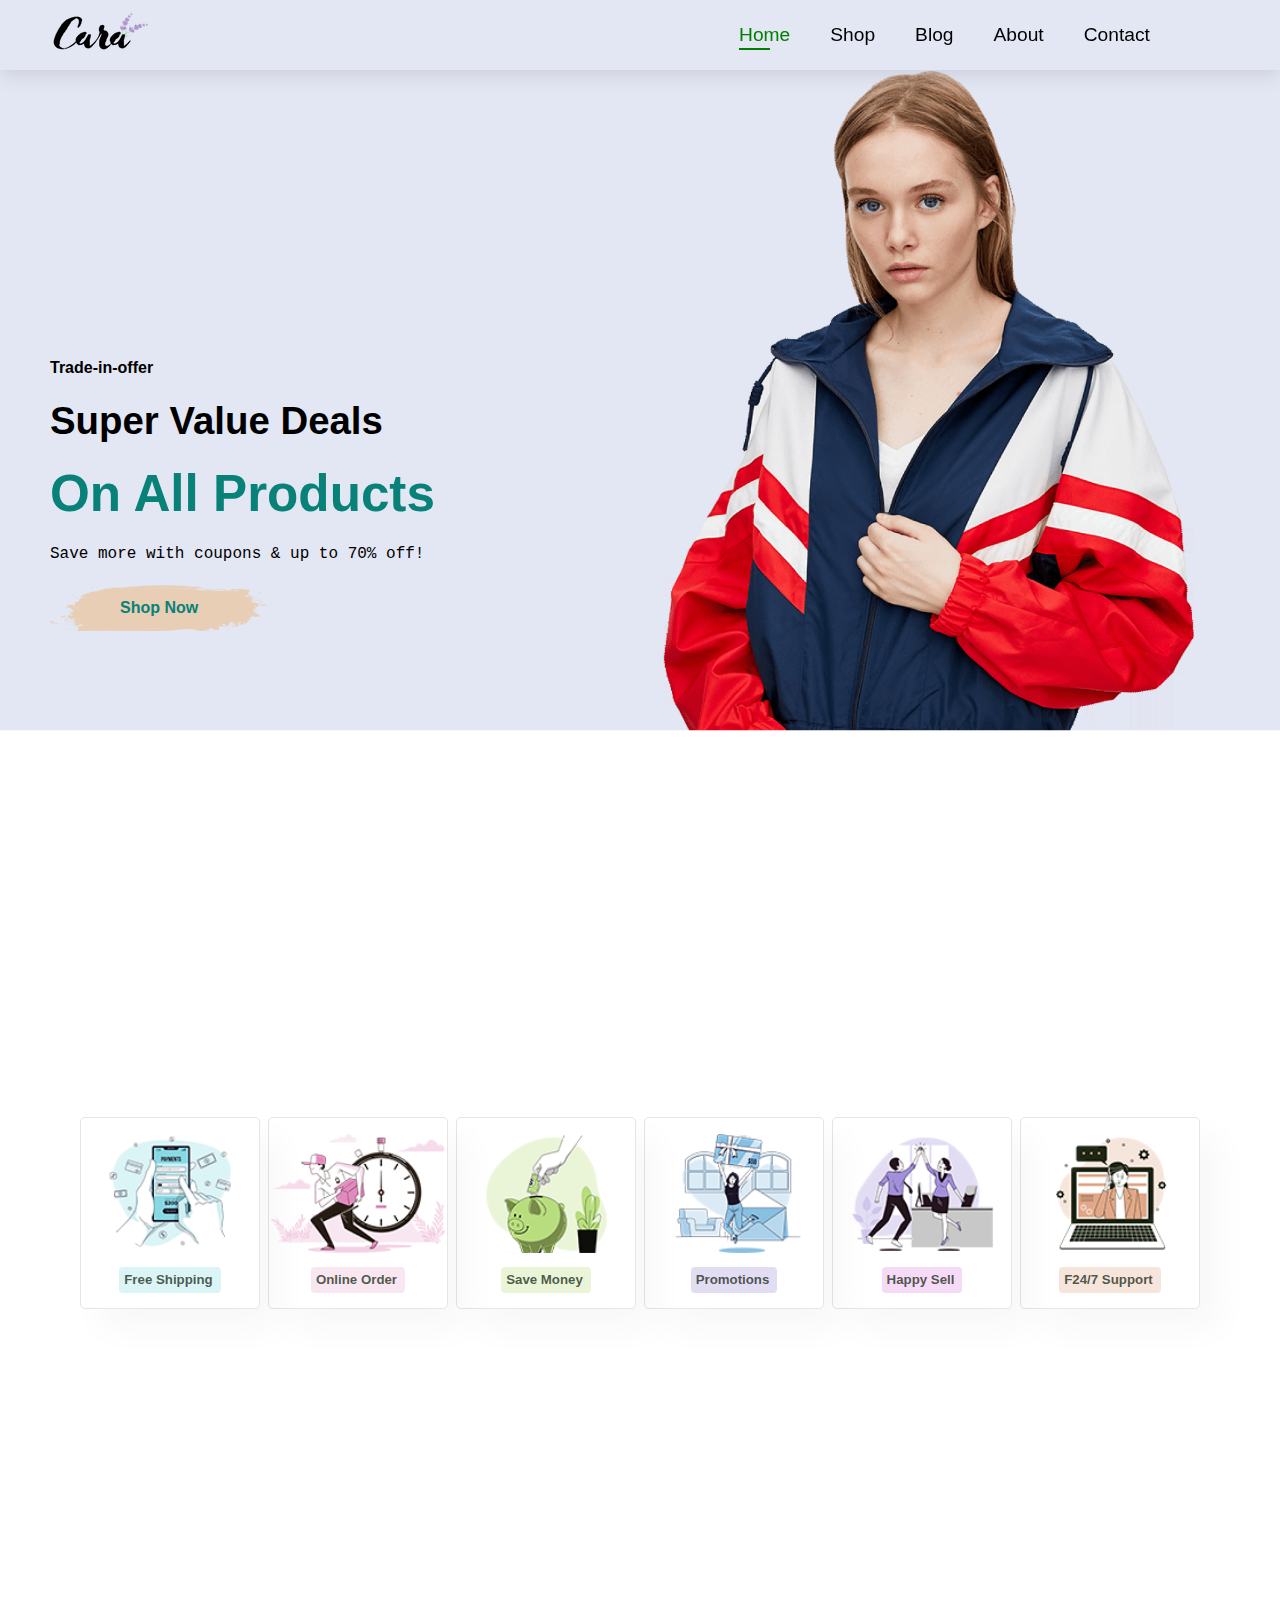
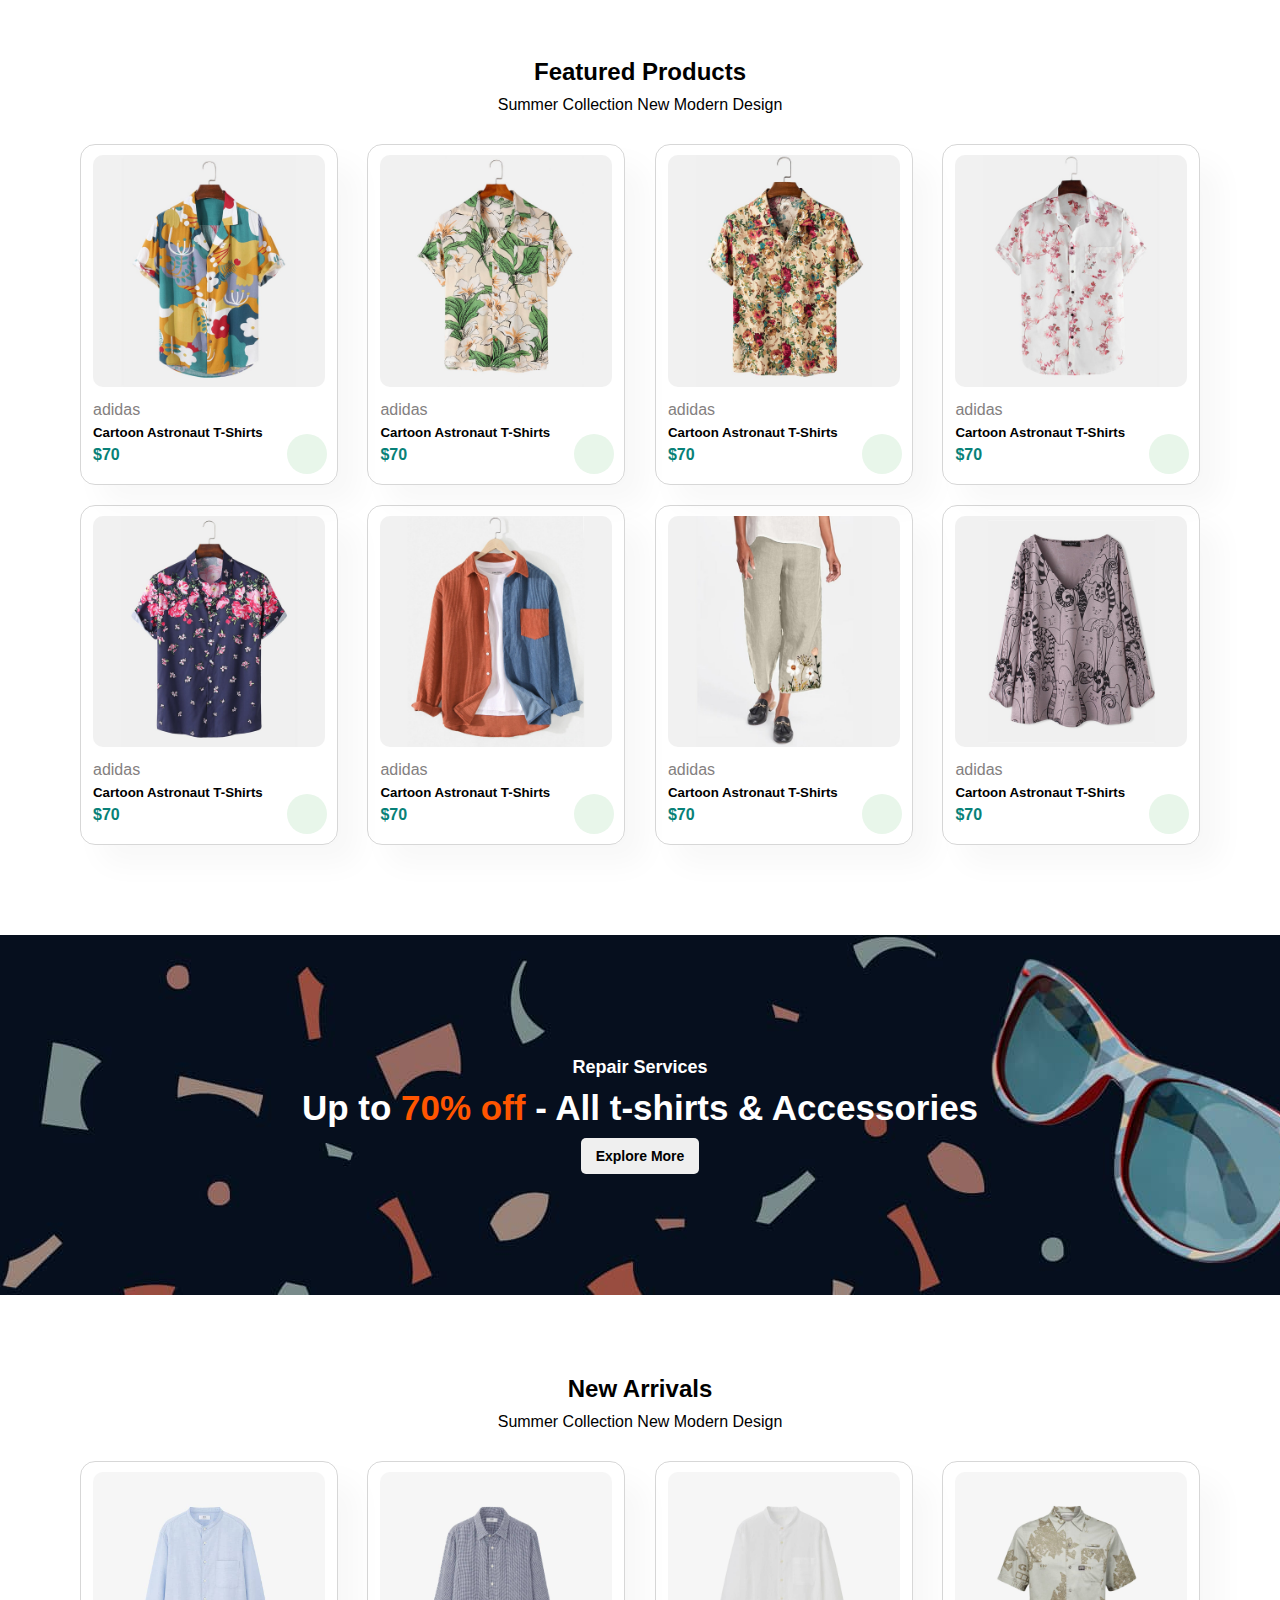
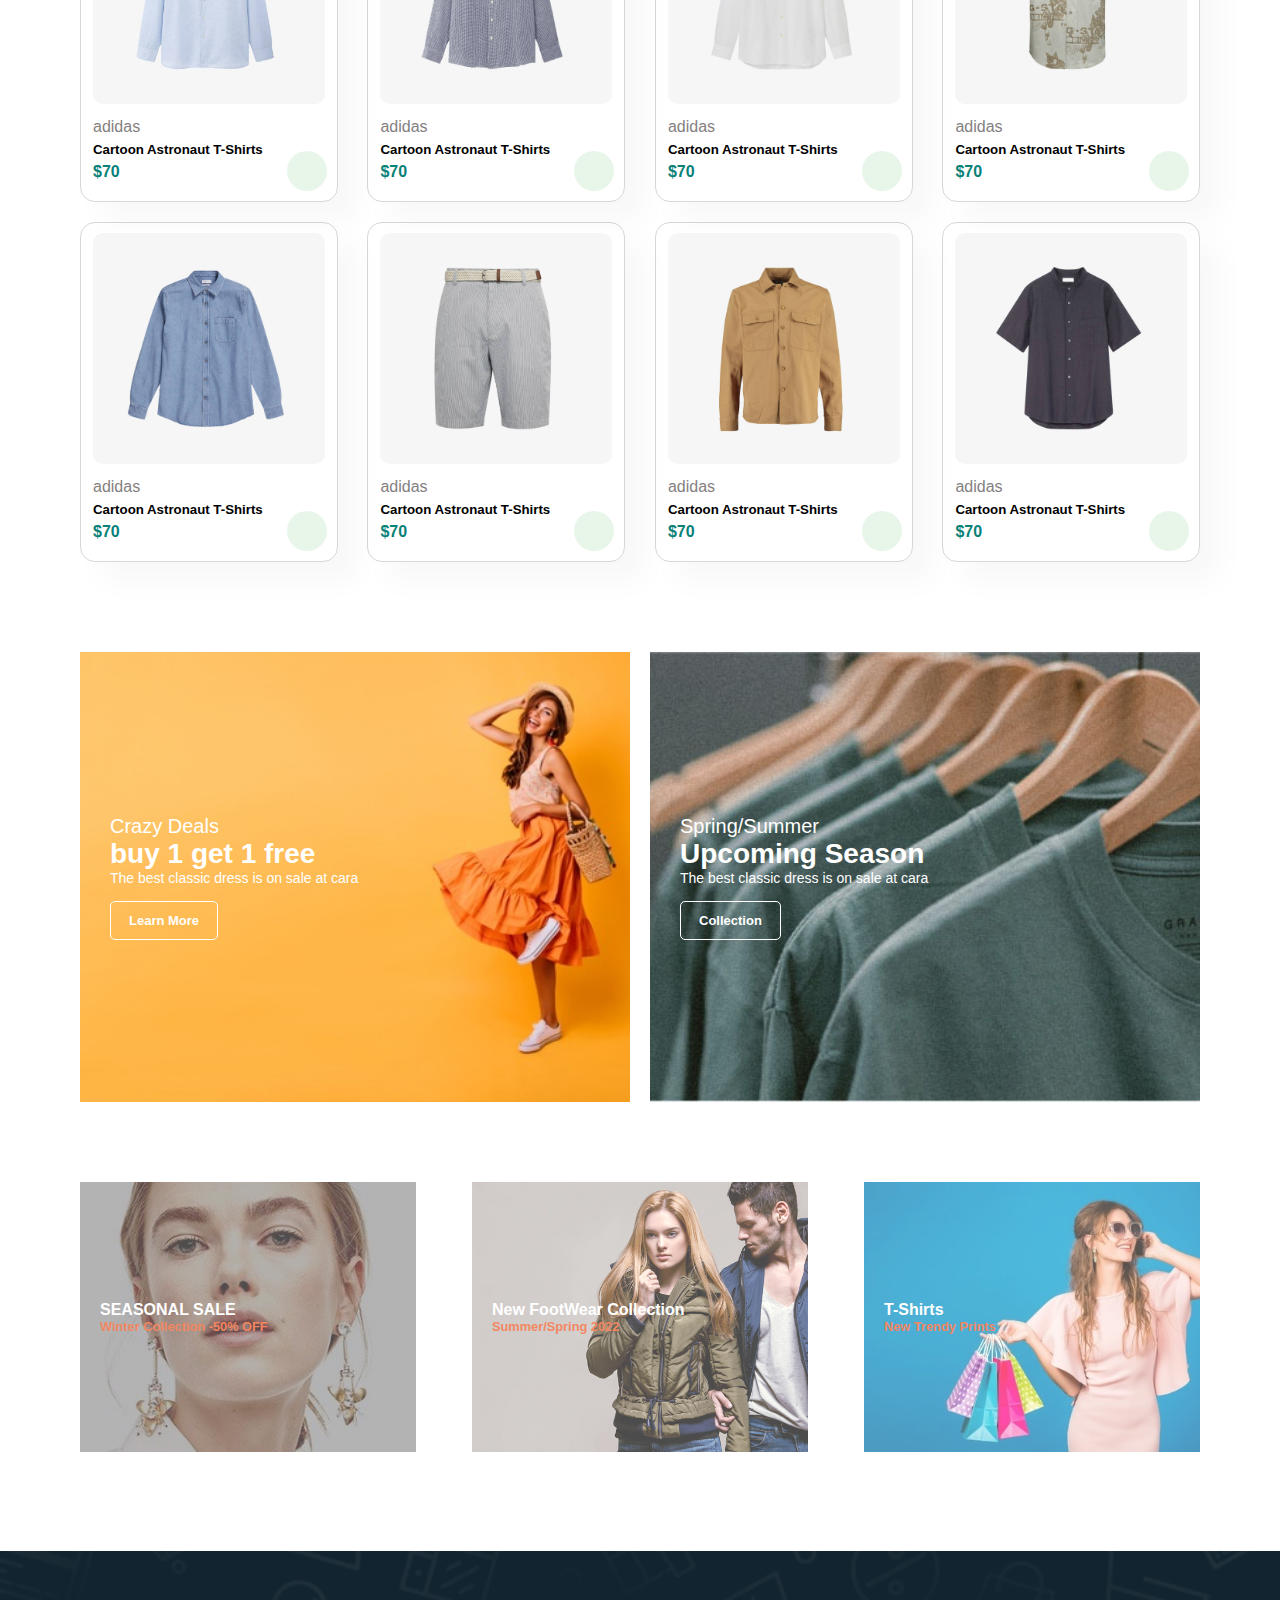
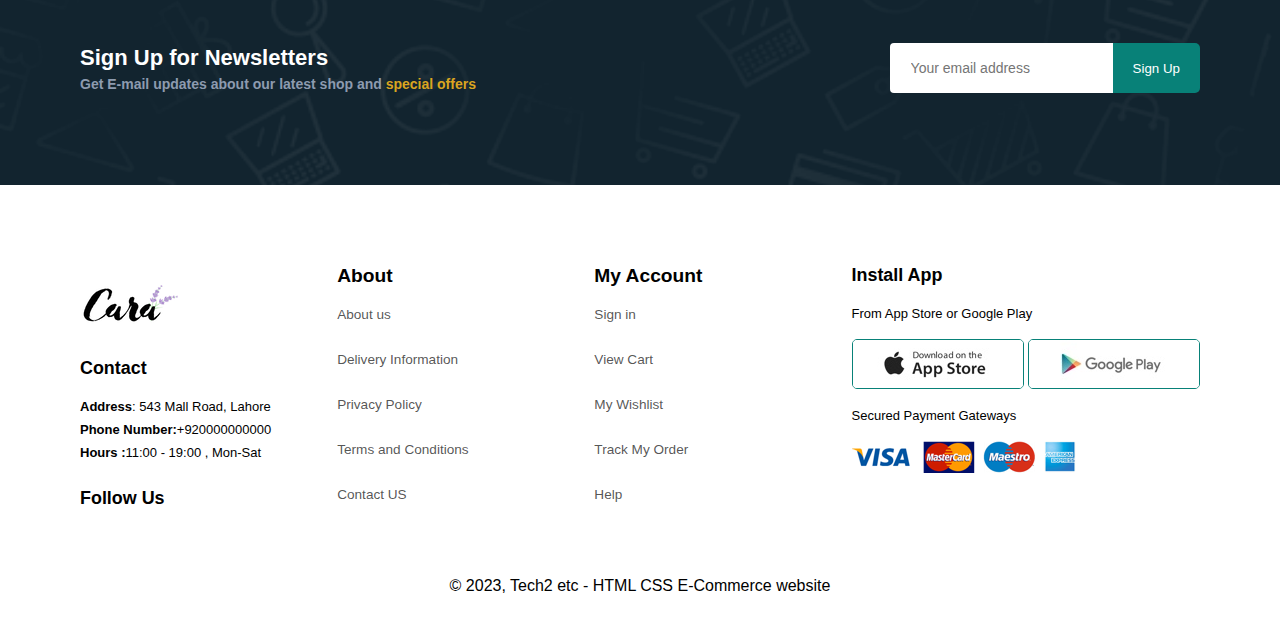
<file: index.html>
<!DOCTYPE html>
<html lang="en">
<head>
    <meta charset="UTF-8">
    <meta http-equiv="X-UA-Compatible" content="IE=edge">
    <meta name="viewport" content="width=device-width, initial-scale=1.0">
    <title>E-commerce website</title>
    <link rel="stylesheet" href="css/style.css">
    <link rel="stylesheet" href="media query/m1024.css">
    <link rel="stylesheet" href="media query/m768.css"> 
    <link rel="stylesheet" href="media query/m435.css">
    <link
      rel="stylesheet"
      href="https://cdnjs.cloudflare.com/ajax/libs/font-awesome/6.3.0/css/all.min.css"
      integrity="sha512-SzlrxWUlpfuzQ+pcUCosxcglQRNAq/DZjVsC0lE40xsADsfeQoEypE+enwcOiGjk/bSuGGKHEyjSoQ1zVisanQ=="
      crossorigin="anonymous"
      referrerpolicy="no-referrer"
    />
    
 
</head>
<body>
    <section class="one">
        <header>
            <a href="#"><img src="img/logo.png" alt="Logo" class="logo"></a>
            <nav>
                <ul id="navbar">
                    <a href="#" id="close"> <i class="fa-regular fa-circle-xmark"></i></a>
                    <li><a href="index.html" class="active">Home</a></li>
                    <li><a href="shop.html">Shop</a></li>
                    <li><a href="blog.html">Blog</a></li>
                    <li><a href="about.html">About</a></li>
                    <li><a href="contact.html">Contact</a></li>
                    <li><a href="cart.html"><i class="fa fa-shopping-bag" aria-hidden="true"></i></a></li>
                </ul>
            </nav>
            <div class="sidebar">
                <a href="#"><i class="fa fa-shopping-bag" aria-hidden="true"></i></a>
                <i class="fa fa-bars" id="bar" aria-hidden="true"></i>
            </div>
        </header>
    </section>
<main>
    <section class="two">
        <div class="two-text">
            <div class="two-h4">
            <h4>Trade-in-offer</h4>
        </div>
        <div class="two-h2">
            <h2>Super Value Deals</h2>
        </div>
        <div class="two-h1">
            <h1>On All Products</h1>
        </div>
        <div class="two-p">
            <p>Save more with coupons & up to 70% off!</p>
        </div>
        <div class="two-btn">
            <button>Shop Now</button>
        </div>
    </div>
    </section>

    <section class="three section-padding" >
        <div class="feature-box">
            <img src="img/features/f1.png" alt="">
            <h5>Free Shipping</h5>
        </div>
        <div class="feature-box">
            <img src="img/features/f2.png" alt="">
            <h5>Online Order</h5>
        </div>
        <div class="feature-box">
            <img src="img/features/f3.png" alt="">
            <h5>Save Money</h5>
        </div>
        <div class="feature-box">
            <img src="img/features/f4.png" alt="">
            <h5>Promotions</h5>
        </div>
        <div class="feature-box">
            <img src="img/features/f5.png" alt="">
            <h5>Happy Sell</h5>
        </div>
        <div class="feature-box">
            <img src="img/features/f6.png" alt="">
            <h5>F24/7 Support</h5>
        </div>
    </section>

    <div class="products section-padding" id="p1">
        <h2>Featured Products</h2>
        <p>Summer Collection New Modern Design</p>
        <div class="all-products">
            <div class="product">
                <img src="img/products/f1.jpg" alt="">
                <div class="desc">
                    <span>adidas</span>
                    <h5>Cartoon Astronaut T-Shirts</h5>
                    <div class="star">
                        <a href=""><i class="fa fa-star" aria-hidden="true"></i></a>
                        <a href=""><i class="fa fa-star" aria-hidden="true"></i></a>
                        <a href=""><i class="fa fa-star" aria-hidden="true"></i></a>
                        <a href=""><i class="fa fa-star" aria-hidden="true"></i></a>
                        <a href=""><i class="fa fa-star" aria-hidden="true"></i></a>
                    </div>
                    <h4>$70</h4>
                </div>
                <a href="#"><i class="fa fa-shopping-cart cart" aria-hidden="true"></i></a>
            </div>
            <div class="product">
                <img src="img/products/f2.jpg" alt="">
                <div class="desc">
                    <span>adidas</span>
                    <h5>Cartoon Astronaut T-Shirts</h5>
                    <div class="star">
                        <a href=""><i class="fa fa-star" aria-hidden="true"></i></a>
                        <a href=""><i class="fa fa-star" aria-hidden="true"></i></a>
                        <a href=""><i class="fa fa-star" aria-hidden="true"></i></a>
                        <a href=""><i class="fa fa-star" aria-hidden="true"></i></a>
                        <a href=""><i class="fa fa-star" aria-hidden="true"></i></a>
                    </div>
                    <h4>$70</h4>
                </div>
                <a href="#"><i class="fa fa-shopping-cart cart" aria-hidden="true"></i></a>
            </div>
            <div class="product">
                <img src="img/products/f3.jpg" alt="">
                <div class="desc">
                    <span>adidas</span>
                    <h5>Cartoon Astronaut T-Shirts</h5>
                    <div class="star">
                        <a href=""><i class="fa fa-star" aria-hidden="true"></i></a>
                        <a href=""><i class="fa fa-star" aria-hidden="true"></i></a>
                        <a href=""><i class="fa fa-star" aria-hidden="true"></i></a>
                        <a href=""><i class="fa fa-star" aria-hidden="true"></i></a>
                        <a href=""><i class="fa fa-star" aria-hidden="true"></i></a>
                    </div>
                    <h4>$70</h4>
                </div>
                <a href="#"><i class="fa fa-shopping-cart cart" aria-hidden="true"></i></a>
            </div>
            <div class="product">
                <img src="img/products/f4.jpg" alt="">
                <div class="desc">
                    <span>adidas</span>
                    <h5>Cartoon Astronaut T-Shirts</h5>
                    <div class="star">
                        <a href=""><i class="fa fa-star" aria-hidden="true"></i></a>
                        <a href=""><i class="fa fa-star" aria-hidden="true"></i></a>
                        <a href=""><i class="fa fa-star" aria-hidden="true"></i></a>
                        <a href=""><i class="fa fa-star" aria-hidden="true"></i></a>
                        <a href=""><i class="fa fa-star" aria-hidden="true"></i></a>
                    </div>
                    <h4>$70</h4>
                </div>
                <a href="#"><i class="fa fa-shopping-cart cart" aria-hidden="true"></i></a>
            </div>
            <div class="product">
                <img src="img/products/f5.jpg" alt="">
                <div class="desc">
                    <span>adidas</span>
                    <h5>Cartoon Astronaut T-Shirts</h5>
                    <div class="star">
                        <a href=""><i class="fa fa-star" aria-hidden="true"></i></a>
                        <a href=""><i class="fa fa-star" aria-hidden="true"></i></a>
                        <a href=""><i class="fa fa-star" aria-hidden="true"></i></a>
                        <a href=""><i class="fa fa-star" aria-hidden="true"></i></a>
                        <a href=""><i class="fa fa-star" aria-hidden="true"></i></a>
                    </div>
                    <h4>$70</h4>
                </div>
                <a href="#"><i class="fa fa-shopping-cart cart" aria-hidden="true"></i></a>
            </div>
            <div class="product">
                <img src="img/products/f6.jpg" alt="">
                <div class="desc">
                    <span>adidas</span>
                    <h5>Cartoon Astronaut T-Shirts</h5>
                    <div class="star">
                        <a href=""><i class="fa fa-star" aria-hidden="true"></i></a>
                        <a href=""><i class="fa fa-star" aria-hidden="true"></i></a>
                        <a href=""><i class="fa fa-star" aria-hidden="true"></i></a>
                        <a href=""><i class="fa fa-star" aria-hidden="true"></i></a>
                        <a href=""><i class="fa fa-star" aria-hidden="true"></i></a>
                    </div>
                    <h4>$70</h4>
                </div>
                <a href="#"><i class="fa fa-shopping-cart cart" aria-hidden="true"></i></a>
            </div>
            <div class="product">
                <img src="img/products/f7.jpg" alt="">
                <div class="desc">
                    <span>adidas</span>
                    <h5>Cartoon Astronaut T-Shirts</h5>
                    <div class="star">
                        <a href=""><i class="fa fa-star" aria-hidden="true"></i></a>
                        <a href=""><i class="fa fa-star" aria-hidden="true"></i></a>
                        <a href=""><i class="fa fa-star" aria-hidden="true"></i></a>
                        <a href=""><i class="fa fa-star" aria-hidden="true"></i></a>
                        <a href=""><i class="fa fa-star" aria-hidden="true"></i></a>
                    </div>
                    <h4>$70</h4>
                </div>
                <a href="#"><i class="fa fa-shopping-cart cart" aria-hidden="true"></i></a>
            </div>
            <div class="product">
                <img src="img/products/f8.jpg" alt="">
                <div class="desc">
                    <span>adidas</span>
                    <h5>Cartoon Astronaut T-Shirts</h5>
                    <div class="star">
                        <a href=""><i class="fa fa-star" aria-hidden="true"></i></a>
                        <a href=""><i class="fa fa-star" aria-hidden="true"></i></a>
                        <a href=""><i class="fa fa-star" aria-hidden="true"></i></a>
                        <a href=""><i class="fa fa-star" aria-hidden="true"></i></a>
                        <a href=""><i class="fa fa-star" aria-hidden="true"></i></a>
                    </div>
                    <h4>$70</h4>
                </div>
                <a href="#"><i class="fa fa-shopping-cart cart" aria-hidden="true"></i></a>
            </div>
        </div>
    </div>
    
    <div class="five section-margin">
        <h4>Repair Services</h4>
        <h2>Up to <span>70% off</span> - All t-shirts & Accessories</h2>
        <button>Explore More</button>
    </div>
    
    <div class="products section-padding" id="p2">
        <h2>New Arrivals</h2>
        <p>Summer Collection New Modern Design</p>
        <div class="all-products">
            <div class="product">
                <img src="img/products/n1.jpg" alt="">
                <div class="desc">
                    <span>adidas</span>
                    <h5>Cartoon Astronaut T-Shirts</h5>
                    <div class="star">
                        <a href=""><i class="fa fa-star" aria-hidden="true"></i></a>
                        <a href=""><i class="fa fa-star" aria-hidden="true"></i></a>
                        <a href=""><i class="fa fa-star" aria-hidden="true"></i></a>
                        <a href=""><i class="fa fa-star" aria-hidden="true"></i></a>
                        <a href=""><i class="fa fa-star" aria-hidden="true"></i></a>
                    </div>
                    <h4>$70</h4>
                </div>
                <a href="#"><i class="fa fa-shopping-cart cart" aria-hidden="true"></i></a>
            </div>
            <div class="product">
                <img src="img/products/n2.jpg" alt="">
                <div class="desc">
                    <span>adidas</span>
                    <h5>Cartoon Astronaut T-Shirts</h5>
                    <div class="star">
                        <a href=""><i class="fa fa-star" aria-hidden="true"></i></a>
                        <a href=""><i class="fa fa-star" aria-hidden="true"></i></a>
                        <a href=""><i class="fa fa-star" aria-hidden="true"></i></a>
                        <a href=""><i class="fa fa-star" aria-hidden="true"></i></a>
                        <a href=""><i class="fa fa-star" aria-hidden="true"></i></a>
                    </div>
                    <h4>$70</h4>
                </div>
                <a href="#"><i class="fa fa-shopping-cart cart" aria-hidden="true"></i></a>
            </div>
            <div class="product">
                <img src="img/products/n3.jpg" alt="">
                <div class="desc">
                    <span>adidas</span>
                    <h5>Cartoon Astronaut T-Shirts</h5>
                    <div class="star">
                        <a href=""><i class="fa fa-star" aria-hidden="true"></i></a>
                        <a href=""><i class="fa fa-star" aria-hidden="true"></i></a>
                        <a href=""><i class="fa fa-star" aria-hidden="true"></i></a>
                        <a href=""><i class="fa fa-star" aria-hidden="true"></i></a>
                        <a href=""><i class="fa fa-star" aria-hidden="true"></i></a>
                    </div>
                    <h4>$70</h4>
                </div>
                <a href="#"><i class="fa fa-shopping-cart cart" aria-hidden="true"></i></a>
            </div>
            <div class="product">
                <img src="img/products/n4.jpg" alt="">
                <div class="desc">
                    <span>adidas</span>
                    <h5>Cartoon Astronaut T-Shirts</h5>
                    <div class="star">
                        <a href=""><i class="fa fa-star" aria-hidden="true"></i></a>
                        <a href=""><i class="fa fa-star" aria-hidden="true"></i></a>
                        <a href=""><i class="fa fa-star" aria-hidden="true"></i></a>
                        <a href=""><i class="fa fa-star" aria-hidden="true"></i></a>
                        <a href=""><i class="fa fa-star" aria-hidden="true"></i></a>
                    </div>
                    <h4>$70</h4>
                </div>
                <a href="#"><i class="fa fa-shopping-cart cart" aria-hidden="true"></i></a>
            </div>
            <div class="product">
                <img src="img/products/n5.jpg" alt="">
                <div class="desc">
                    <span>adidas</span>
                    <h5>Cartoon Astronaut T-Shirts</h5>
                    <div class="star">
                        <a href=""><i class="fa fa-star" aria-hidden="true"></i></a>
                        <a href=""><i class="fa fa-star" aria-hidden="true"></i></a>
                        <a href=""><i class="fa fa-star" aria-hidden="true"></i></a>
                        <a href=""><i class="fa fa-star" aria-hidden="true"></i></a>
                        <a href=""><i class="fa fa-star" aria-hidden="true"></i></a>
                    </div>
                    <h4>$70</h4>
                </div>
                <a href="#"><i class="fa fa-shopping-cart cart" aria-hidden="true"></i></a>
            </div>
            <div class="product">
                <img src="img/products/n6.jpg" alt="">
                <div class="desc">
                    <span>adidas</span>
                    <h5>Cartoon Astronaut T-Shirts</h5>
                    <div class="star">
                        <a href=""><i class="fa fa-star" aria-hidden="true"></i></a>
                        <a href=""><i class="fa fa-star" aria-hidden="true"></i></a>
                        <a href=""><i class="fa fa-star" aria-hidden="true"></i></a>
                        <a href=""><i class="fa fa-star" aria-hidden="true"></i></a>
                        <a href=""><i class="fa fa-star" aria-hidden="true"></i></a>
                    </div>
                    <h4>$70</h4>
                </div>
                <a href="#"><i class="fa fa-shopping-cart cart" aria-hidden="true"></i></a>
            </div>
            <div class="product">
                <img src="img/products/n7.jpg" alt="">
                <div class="desc">
                    <span>adidas</span>
                    <h5>Cartoon Astronaut T-Shirts</h5>
                    <div class="star">
                        <a href=""><i class="fa fa-star" aria-hidden="true"></i></a>
                        <a href=""><i class="fa fa-star" aria-hidden="true"></i></a>
                        <a href=""><i class="fa fa-star" aria-hidden="true"></i></a>
                        <a href=""><i class="fa fa-star" aria-hidden="true"></i></a>
                        <a href=""><i class="fa fa-star" aria-hidden="true"></i></a>
                    </div>
                    <h4>$70</h4>
                </div>
                <a href="#"><i class="fa fa-shopping-cart cart" aria-hidden="true"></i></a>
            </div>
            <div class="product">
                <img src="img/products/n8.jpg" alt="">
                <div class="desc">
                    <span>adidas</span>
                    <h5>Cartoon Astronaut T-Shirts</h5>
                    <div class="star">
                        <a href=""><i class="fa fa-star" aria-hidden="true"></i></a>
                        <a href=""><i class="fa fa-star" aria-hidden="true"></i></a>
                        <a href=""><i class="fa fa-star" aria-hidden="true"></i></a>
                        <a href=""><i class="fa fa-star" aria-hidden="true"></i></a>
                        <a href=""><i class="fa fa-star" aria-hidden="true"></i></a>
                    </div>
                    <h4>$70</h4>
                </div>
                <a href="#"><i class="fa fa-shopping-cart cart" aria-hidden="true"></i></a>
            </div>
        </div>
    </div>
    
    <!-- Six -->

    <div class="six section-padding">
        <div class="banner-box">
            <h4>Crazy Deals</h4>
            <h2>buy 1 get 1 free</h2>
            <span>The best classic dress is on sale at cara</span>
            <button class="white">Learn More</button>
        </div>
        <div class="banner-box banner-box2">
            <h4>Spring/Summer</h4>
            <h2>Upcoming Season</h2>
            <span>The best classic dress is on sale at cara</span>
            <button class="white">Collection</button>
        </div>
    </div>

    <div class="seven section-padding">
        <div class="banner-box">
            <h2>SEASONAL SALE</h2>
            <h3>Winter Collection -50% OFF</h3>
        </div>
        <div class="banner-box banner-box2">
            <h2>New FootWear Collection</h2>
            <h3>Summer/Spring 2022</h3>
        </div>
        <div class="banner-box banner-box3">
            <h2>T-Shirts</h2>
            <h3>New Trendy Prints</h3>
        </div>
    </div>

    <div class="eight section-padding section-margin">
        <div class="news-text">
            <h4>Sign Up for Newsletters</h4>
            <p>Get E-mail updates about our latest shop and <span>special offers</span></p>
        </div>
        <div class="form">
            <input type="text" placeholder="Your email address">
            <button>Sign Up</button>
        </div>
    </div>
</main>

<footer class="section-padding">
    <div class="col">
        <a href="#"><img src="img/logo.png" alt="Logo" class="logo"></a>
        <h4>Contact</h4>
        <p><strong>Address</strong>: 543 Mall Road, Lahore</p>
        <p><strong>Phone Number:</strong>+920000000000</p>
        <p><strong>Hours :</strong>11:00 - 19:00 , Mon-Sat</p>
        <div class="follow">
            <h4>Follow Us</h4>
            <div class="icons">
                <i class="fa-brands fa-facebook" aria-hidden="true"></i>
                <i class="fa-brands fa-twitter" aria-hidden="true"></i>
                <i class="fa-brands fa-instagram" aria-hidden="true"></i>
                <i class="fa-brands fa-youtube" aria-hidden="true"></i>
            </div>
        </div>
    </div>
    <div class="col">
        <h3>About</h3>
    
            <a href="">About us</a>
            <a href="">Delivery Information</a>
            <a href="">Privacy Policy</a>
            <a href="">Terms and Conditions</a>
            <a href="">Contact US</a>
        
    </div>
    <div class="col">
        <h3>My Account</h3>
            <a href="">Sign in</a> 
            <a href="">View Cart</a> 
            <a href="">My Wishlist</a> 
            <a href="">Track My Order</a> 
            <a href="">Help</a> 
        
    </div>
    <div class="App">
        <h4>Install App</h4>
        <p>From App Store or Google Play</p>
        <div class="methods">
            <img src="./img/pay/app.jpg" alt="">
            <img src="./img/pay/play.jpg" alt="">
        </div>
        <p>Secured Payment Gateways</p>
        <img src="./img/pay/pay.png" alt="">
    </div>
    <div class="copyright">
     <p>&copy; 2023, Tech2 etc - HTML CSS E-Commerce website </p>
    </div>
</footer>
<script src="js/sidebar.js"></script>
</body>
</html>
</file>
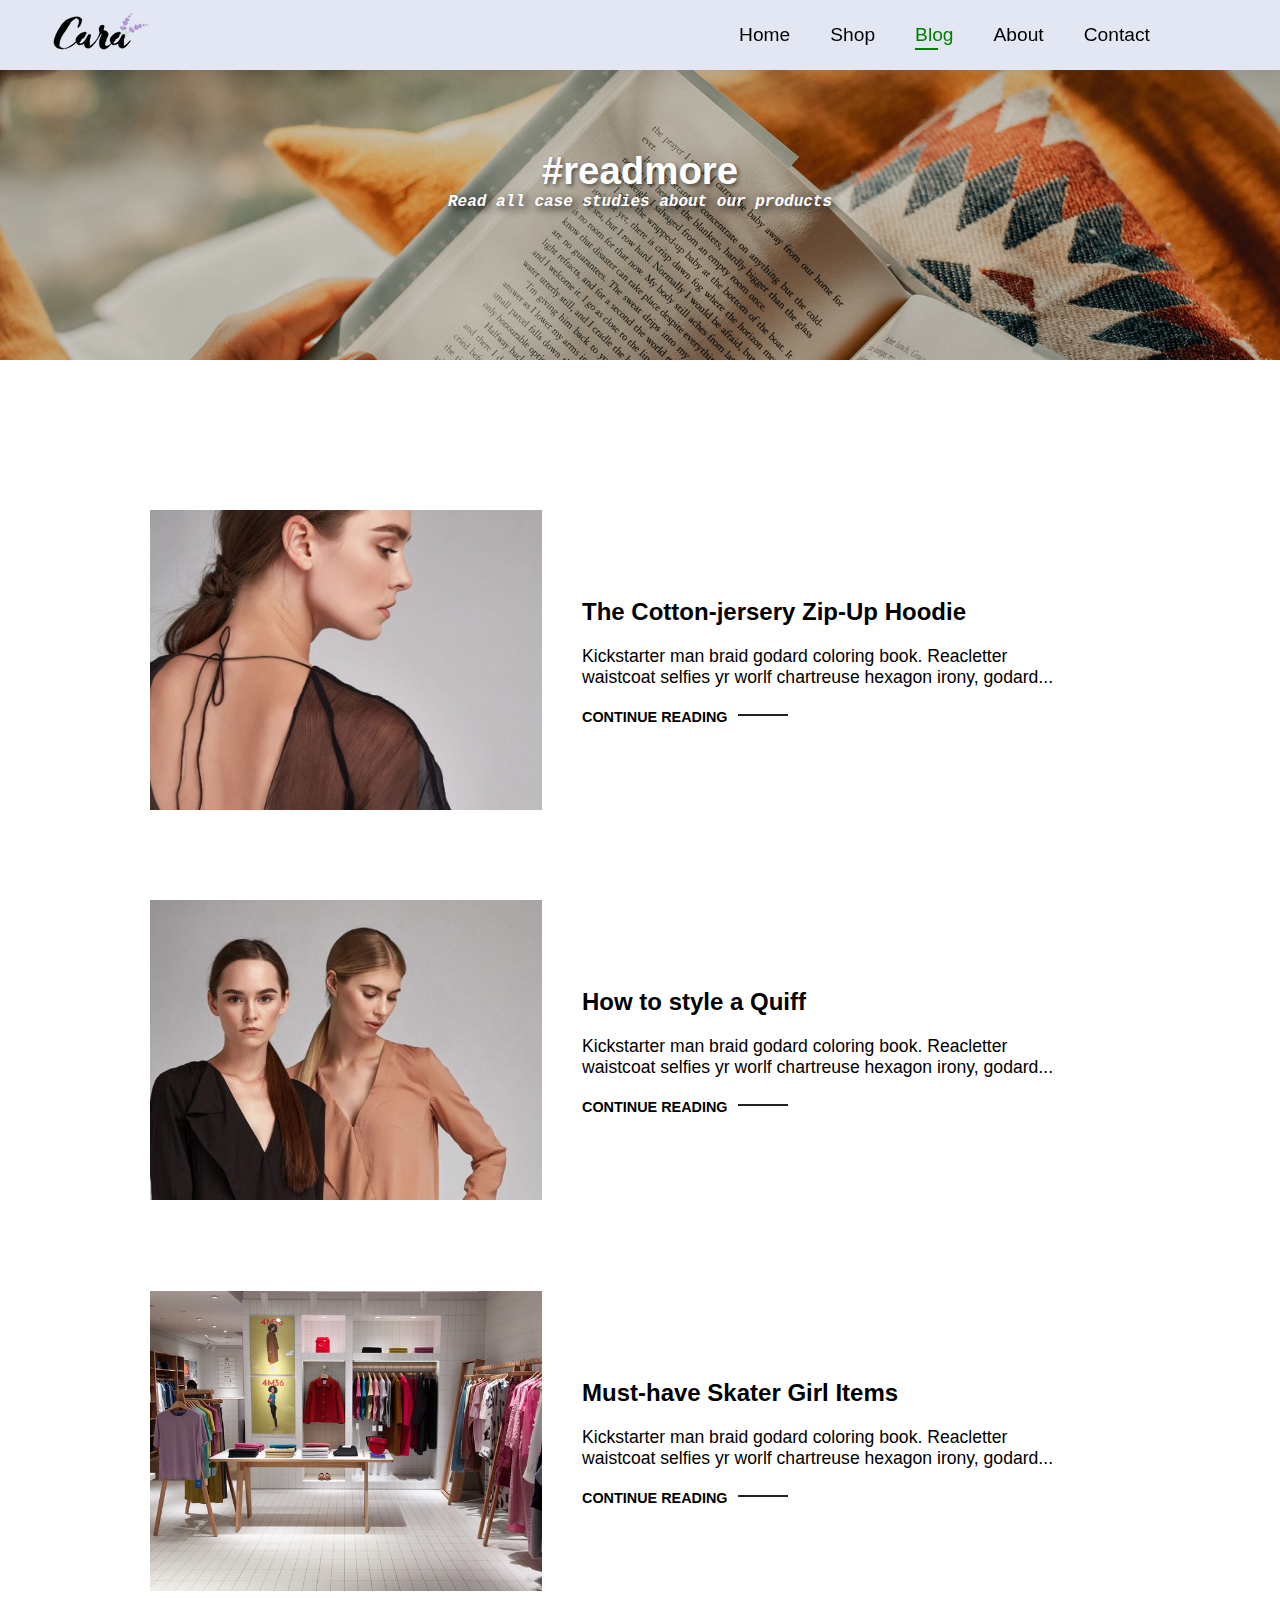
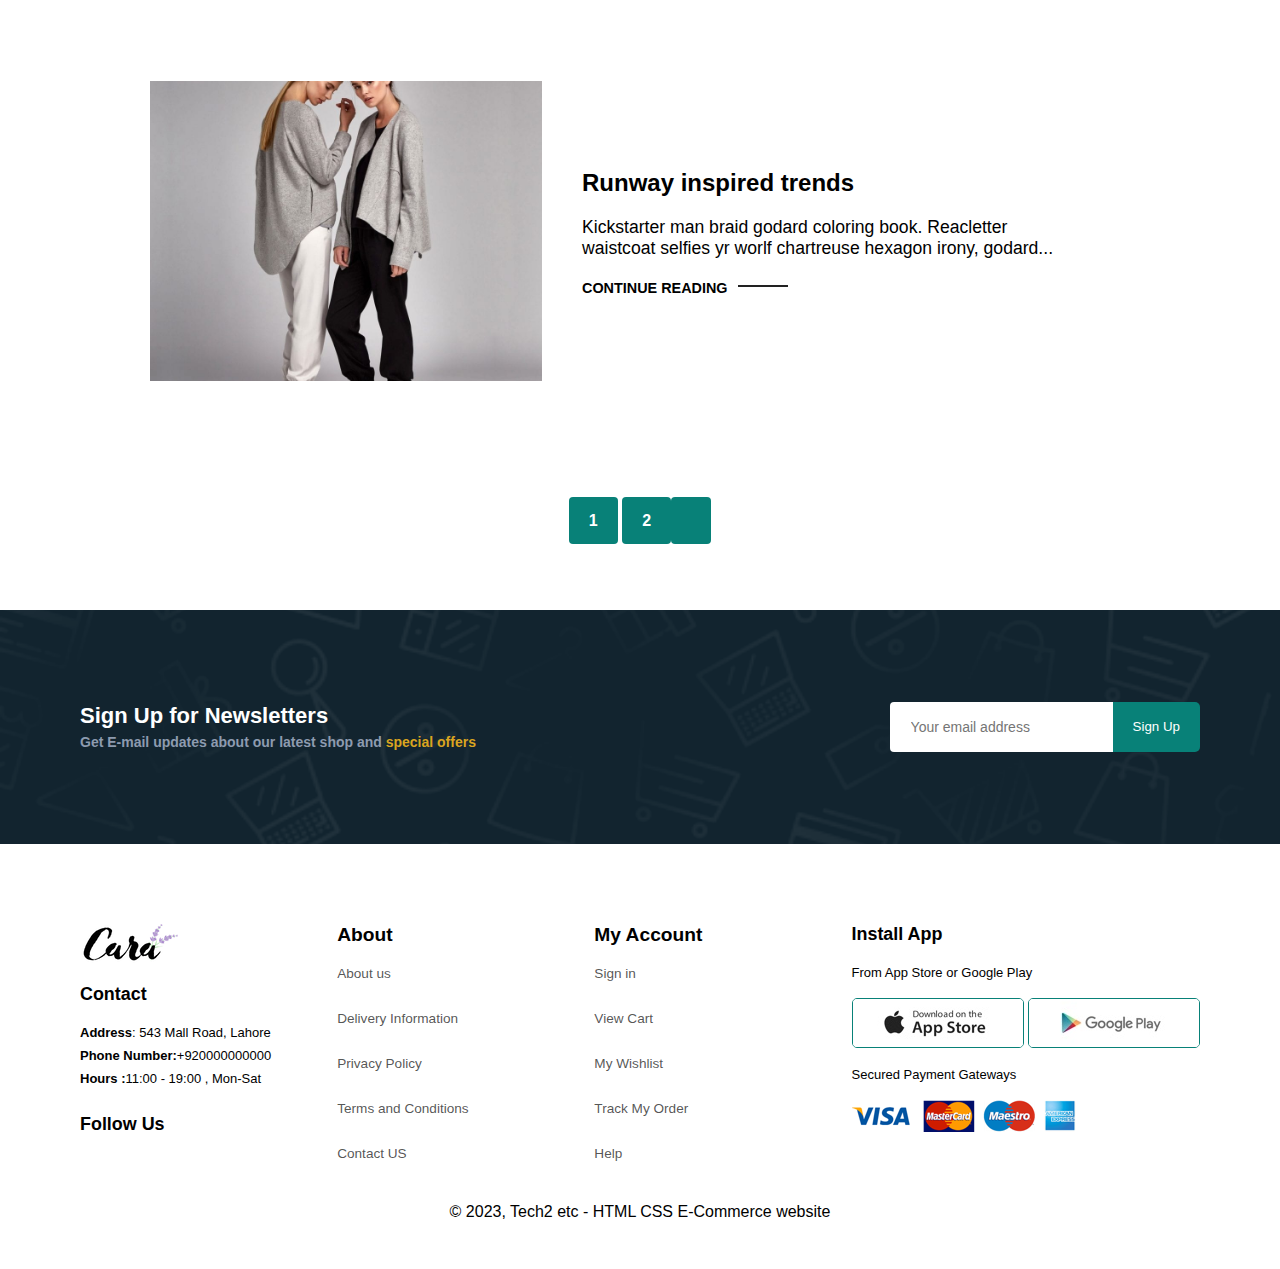
<file: blog.html>
<!DOCTYPE html>
<html lang="en">
<head>
    <meta charset="UTF-8">
    <meta http-equiv="X-UA-Compatible" content="IE=edge">
    <meta name="viewport" content="width=device-width, initial-scale=1.0">
    <title>E-commerce website</title>
    <link rel="stylesheet" href="css/style.css">
    <link rel="stylesheet" href="media query/m768.css"> 
   
    <link
      rel="stylesheet"
      href="https://cdnjs.cloudflare.com/ajax/libs/font-awesome/6.3.0/css/all.min.css"
      integrity="sha512-SzlrxWUlpfuzQ+pcUCosxcglQRNAq/DZjVsC0lE40xsADsfeQoEypE+enwcOiGjk/bSuGGKHEyjSoQ1zVisanQ=="
      crossorigin="anonymous"
      referrerpolicy="no-referrer"
    />
    
 
</head>
<body>
    <section class="one">
        <header>
            <a href="#"><img src="img/logo.png" alt="Logo" class="logo"></a>
            <nav>
                <ul id="navbar">
                    <a href="#" id="close"> <i class="fa-regular fa-circle-xmark"></i></a>
                    <li><a href="index.html">Home</a></li>
                    <li><a href="shop.html" >Shop</a></li>
                    <li><a href="blog.html" class="active">Blog</a></li>
                    <li><a href="about.html">About</a></li>
                    <li><a href="contact.html">Contact</a></li>
                    <li><a href="cart.html"><i class="fa fa-shopping-bag" aria-hidden="true"></i></a></li>
                </ul>
            </nav>
            <div class="sidebar">
                <a href="#"><i class="fa fa-shopping-bag" aria-hidden="true"></i></a>
                <i class="fa fa-bars" id="bar" aria-hidden="true"></i>
            </div>
        </header>
    </section>
<main>
    <section class="two-blog">
        <div class="two-h2">
            <h2>#readmore</h2>
        </div>
        <section class="two-p">
            <p>Read all case studies about our products</p>
        </section>
    </section>

    <section class="blog">
        <div class="blog-box">
        <div class="blog-img">
            <img src="img/blog/b1.jpg" alt="">
        </div>
        <div class="blog-details">
            <h4>The Cotton-jersery Zip-Up Hoodie</h4>
            <p>Kickstarter man braid godard coloring book. Reacletter waistcoat selfies yr worlf chartreuse hexagon irony, godard...</p>
            <a href="#">CONTINUE READING</a>
        </div>
    </div>
        <div class="blog-box">
        <div class="blog-img">
            <img src="img/blog/b2.jpg" alt="">
        </div>
        <div class="blog-details">
            <h4>How to style a Quiff</h4>
            <p>Kickstarter man braid godard coloring book. Reacletter waistcoat selfies yr worlf chartreuse hexagon irony, godard...</p>
            <a href="#">CONTINUE READING</a>
        </div>
    </div>
        <div class="blog-box">
        <div class="blog-img">
            <img src="img/blog/b3.jpg" alt="">
        </div>
        <div class="blog-details">
            <h4>Must-have Skater Girl Items</h4>
            <p>Kickstarter man braid godard coloring book. Reacletter waistcoat selfies yr worlf chartreuse hexagon irony, godard...</p>
            <a href="#">CONTINUE READING</a>
        </div>
    </div>
        <div class="blog-box">
        <div class="blog-img">
            <img src="img/blog/b4.jpg" alt="">
        </div>
        <div class="blog-details">
            <h4>Runway inspired trends</h4>
            <p>Kickstarter man braid godard coloring book. Reacletter waistcoat selfies yr worlf chartreuse hexagon irony, godard...</p>
            <a href="#">CONTINUE READING</a>
        </div>
    </div>
    </section>


      
    
    <section class="pagination section-padding">
        <a href="#">1</a>
        <a href="#">2</a>
        <a href="#"><i class="fa fa-arrow-circle-right" aria-hidden="true"></i></a>
    </section>

    <section class="eight section-padding section-margin">
        <div class="news-text">
            <h4>Sign Up for Newsletters</h4>
            <p>Get E-mail updates about our latest shop and <span>special offers</span></p>
        </div>
        <div class="form">
            <input type="text" placeholder="Your email address">
            <button>Sign Up</button>
        </div>
    </section>
</main>

<footer class="section-padding">
    <div class="col">
        <img src="img/logo.png" alt="logo" class="logo">
        <h4>Contact</h4>
        <p><strong>Address</strong>: 543 Mall Road, Lahore</p>
        <p><strong>Phone Number:</strong>+920000000000</p>
        <p><strong>Hours :</strong>11:00 - 19:00 , Mon-Sat</p>
        <div class="follow">
            <h4>Follow Us</h4>
            <div class="icons">
                <i class="fa-brands fa-facebook" aria-hidden="true"></i>
                <i class="fa-brands fa-twitter" aria-hidden="true"></i>
                <i class="fa-brands fa-instagram" aria-hidden="true"></i>
                <i class="fa-brands fa-youtube" aria-hidden="true"></i>
            </div>
        </div>
    </div>
    <div class="col">
        <h3>About</h3>
    
            <a href="">About us</a>
            <a href="">Delivery Information</a>
            <a href="">Privacy Policy</a>
            <a href="">Terms and Conditions</a>
            <a href="">Contact US</a>
        
    </div>
    <div class="col">
        <h3>My Account</h3>
            <a href="">Sign in</a> 
            <a href="">View Cart</a> 
            <a href="">My Wishlist</a> 
            <a href="">Track My Order</a> 
            <a href="">Help</a> 
        
    </div>
    <div class="App">
        <h4>Install App</h4>
        <p>From App Store or Google Play</p>
        <div class="methods">
            <img src="img/pay/app.jpg" alt="">
            <img src="img/pay/play.jpg" alt="">
        </div>
        <p>Secured Payment Gateways</p>
        <img src="img/pay/pay.png" alt="">
    </div>
    <div class="copyright">
     <p>&copy; 2023, Tech2 etc - HTML CSS E-Commerce website </p>
    </div>
</footer>

<script src="js/sidebar.js"></script>
</body>
</html>
</file>
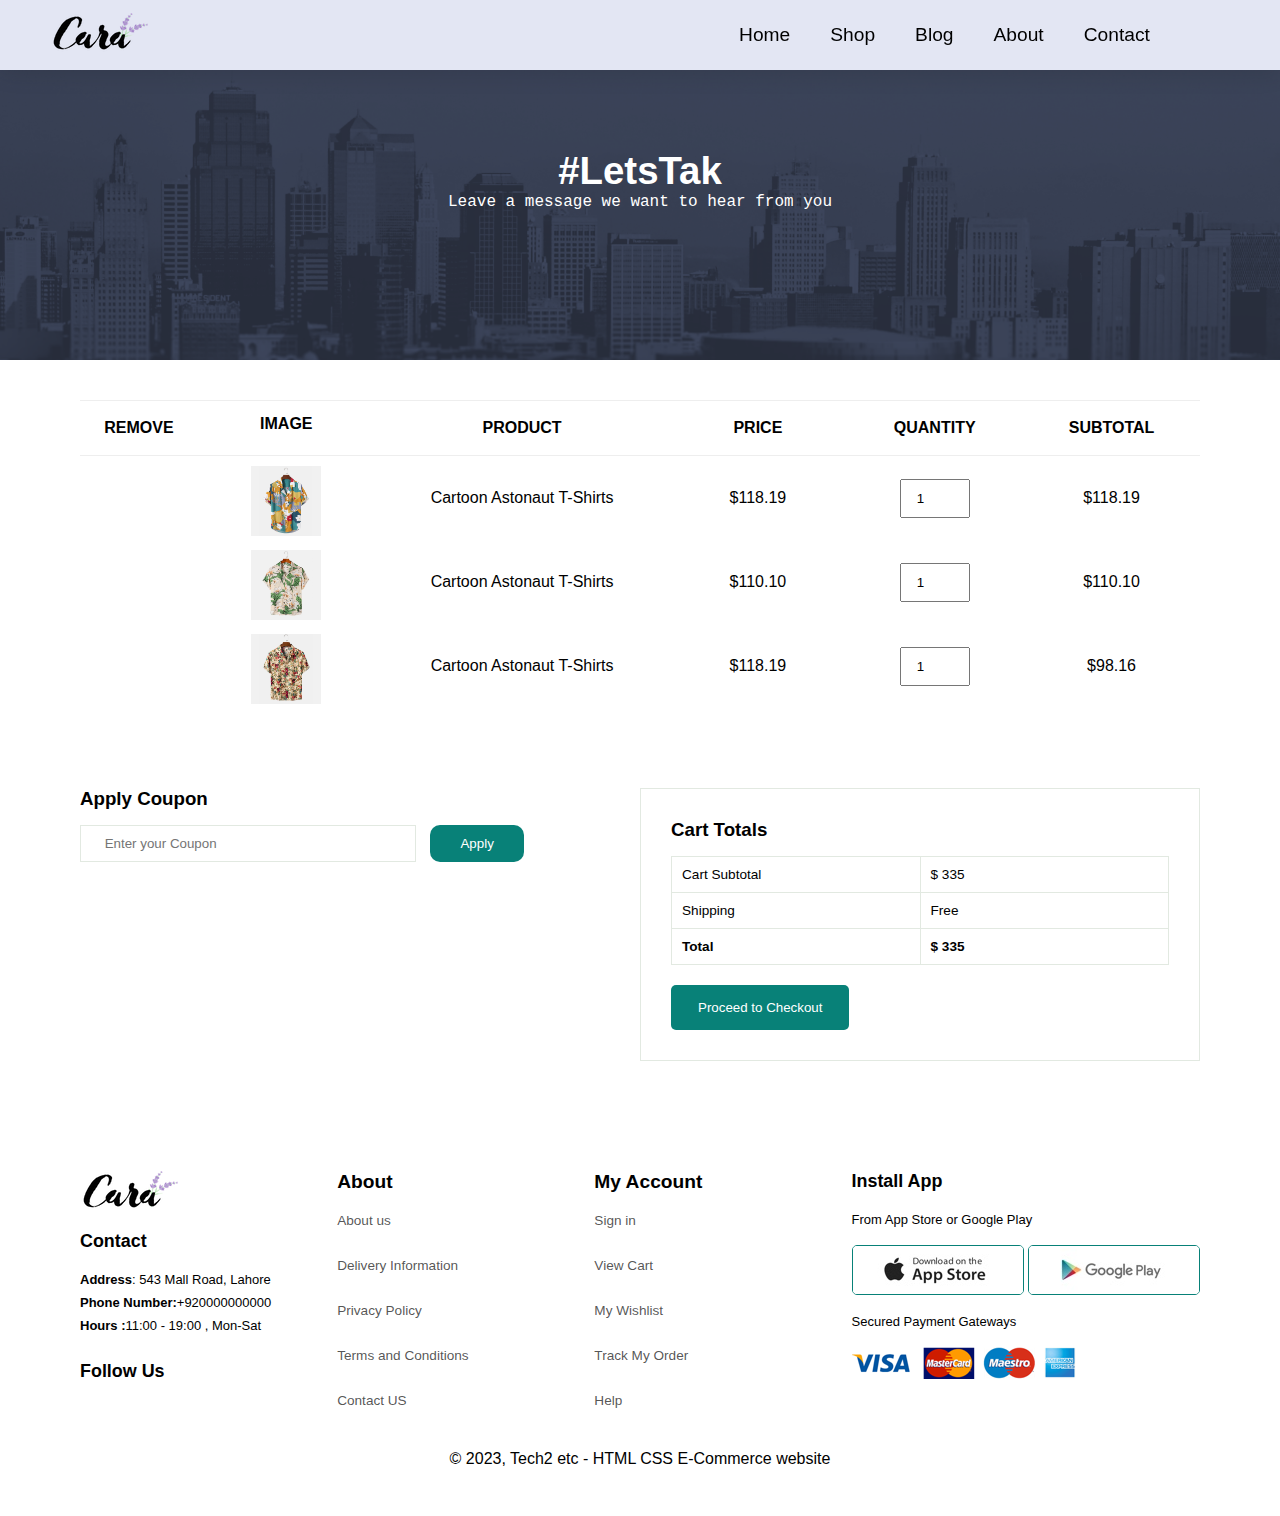
<file: cart.html>
<!DOCTYPE html>
<html lang="en">
<head>
    <meta charset="UTF-8">
    <meta http-equiv="X-UA-Compatible" content="IE=edge">
    <meta name="viewport" content="width=device-width, initial-scale=1.0">
    <title>E-commerce website</title>
    <link rel="stylesheet" href="css/style.css">
    <link rel="stylesheet" href="media query/m768.css"> 
   
    <link
      rel="stylesheet"
      href="https://cdnjs.cloudflare.com/ajax/libs/font-awesome/6.3.0/css/all.min.css"
      integrity="sha512-SzlrxWUlpfuzQ+pcUCosxcglQRNAq/DZjVsC0lE40xsADsfeQoEypE+enwcOiGjk/bSuGGKHEyjSoQ1zVisanQ=="
      crossorigin="anonymous"
      referrerpolicy="no-referrer"
    />
    
 
</head>
<body>
    <section class="one">
        <header>
            <a href="#"><img src="img/logo.png" alt="Logo" class="logo"></a>
            <nav>
                <ul id="navbar">
                    <a href="#" id="close"> <i class="fa-regular fa-circle-xmark"></i></a>
                    <li><a href="index.html">Home</a></li>
                    <li><a href="shop.html" >Shop</a></li>
                    <li><a href="blog.html" >Blog</a></li>
                    <li><a href="about.html">About</a></li>
                    <li><a href="contact.html" >Contact</a></li>
                    <li><a href="cart.html" class="active"><i class="fa fa-shopping-bag" aria-hidden="true"></i></a></li>
                </ul>
            </nav>
            <div class="sidebar">
                <a href="#"><i class="fa fa-shopping-bag" aria-hidden="true"></i></a>
                <i class="fa fa-bars" id="bar" aria-hidden="true"></i>
            </div>
        </header>
    </section>
<main>
    <section class="two-contact">
        <div class="two-h2">
            <h2>#LetsTak</h2>
        </div>
        <div class="two-p">
            <p>Leave a message we want to hear from you</p>
        </div>
    </section>

    <section class="cart section-padding">
        <div style="overflow-x: auto;">
        <table width="100%">
            <thead>
                <tr>
                    <td>REMOVE</td>
                    <td>IMAGE</td>
                    <td>PRODUCT</td>
                    <td>PRICE</td>
                    <td>QUANTITY</td>
                    <td>SUBTOTAL</td>
                </tr>
            </thead>
            <tbody>
                <tr>
                    <td><a href=""><i class="far fa-times-circle"></i></a></td>
                    <td><img src="./img/products/f1.jpg" alt=""></td>
                    <td>Cartoon Astonaut T-Shirts</td>
                    <td>$118.19</td>
                    <td><input type="number" value="1"></td>
                    <td>$118.19</td>
                </tr>
                <tr>
                    <td><a href=""><i class="far fa-times-circle"></i></a></td>
                    <td><img src="./img/products/f2.jpg" alt=""></td>
                    <td>Cartoon Astonaut T-Shirts</td>
                    <td>$110.10</td>
                    <td><input type="number" value="1"></td>
                    <td>$110.10</td>
                </tr>
                <tr>
                    <td><a href=""><i class="far fa-times-circle"></i></a></td>
                    <td><img src="./img/products/f3.jpg" alt=""></td>
                    <td>Cartoon Astonaut T-Shirts</td>
                    <td>$118.19</td>
                    <td><input type="number" value="1"></td>
                    <td>$98.16</td>
                </tr>
            </tbody>
        </table>
    </div>
    </section>
    
    <section class="cart-add section-padding">
    <div class="coupon">
        <h3>Apply Coupon</h3>
        <div>
            <input type="text" placeholder=" Enter your Coupon">
            <button>Apply</button>
        </div>
    </div>

    <div class="subtotal">
        <h3>Cart Totals</h3>
        <table>
            <tr>
                <td>Cart Subtotal</td>
                <td>$ 335</td>
            </tr>
            <tr>
                <td>Shipping</td>
                <td>Free</td>
            </tr>
            <tr>
                <td><b>Total</b></td>
                <td><b>$ 335</b></td>
            </tr>
        </table>
        <button>Proceed to Checkout</button>
    </div>
    </section>
</main>

<footer class="section-padding">
    <div class="col">
        <img src="./img/logo.png" alt="logo" class="logo">
        <h4>Contact</h4>
        <p><strong>Address</strong>: 543 Mall Road, Lahore</p>
        <p><strong>Phone Number:</strong>+920000000000</p>
        <p><strong>Hours :</strong>11:00 - 19:00 , Mon-Sat</p>
        <div class="follow">
            <h4>Follow Us</h4>
            <div class="icons">
                <i class="fa-brands fa-facebook" aria-hidden="true"></i>
                <i class="fa-brands fa-twitter" aria-hidden="true"></i>
                <i class="fa-brands fa-instagram" aria-hidden="true"></i>
                <i class="fa-brands fa-youtube" aria-hidden="true"></i>
            </div>
        </div>
    </div>
    <div class="col">
        <h3>About</h3>
    
            <a href="">About us</a>
            <a href="">Delivery Information</a>
            <a href="">Privacy Policy</a>
            <a href="">Terms and Conditions</a>
            <a href="">Contact US</a>
        
    </div>
    <div class="col">
        <h3>My Account</h3>
            <a href="">Sign in</a> 
            <a href="">View Cart</a> 
            <a href="">My Wishlist</a> 
            <a href="">Track My Order</a> 
            <a href="">Help</a> 
        
    </div>
    <div class="App">
        <h4>Install App</h4>
        <p>From App Store or Google Play</p>
        <div class="methods">
            <img src="./img/pay/app.jpg" alt="">
            <img src="./img/pay/play.jpg" alt="">
        </div>
        <p>Secured Payment Gateways</p>
        <img src="./img/pay/pay.png" alt="">
    </div>
    <div class="copyright">
     <p>&copy; 2023, Tech2 etc - HTML CSS E-Commerce website </p>
    </div>
</footer>

<script src="js/sidebar.js"></script>
</body>
</html>
</file>
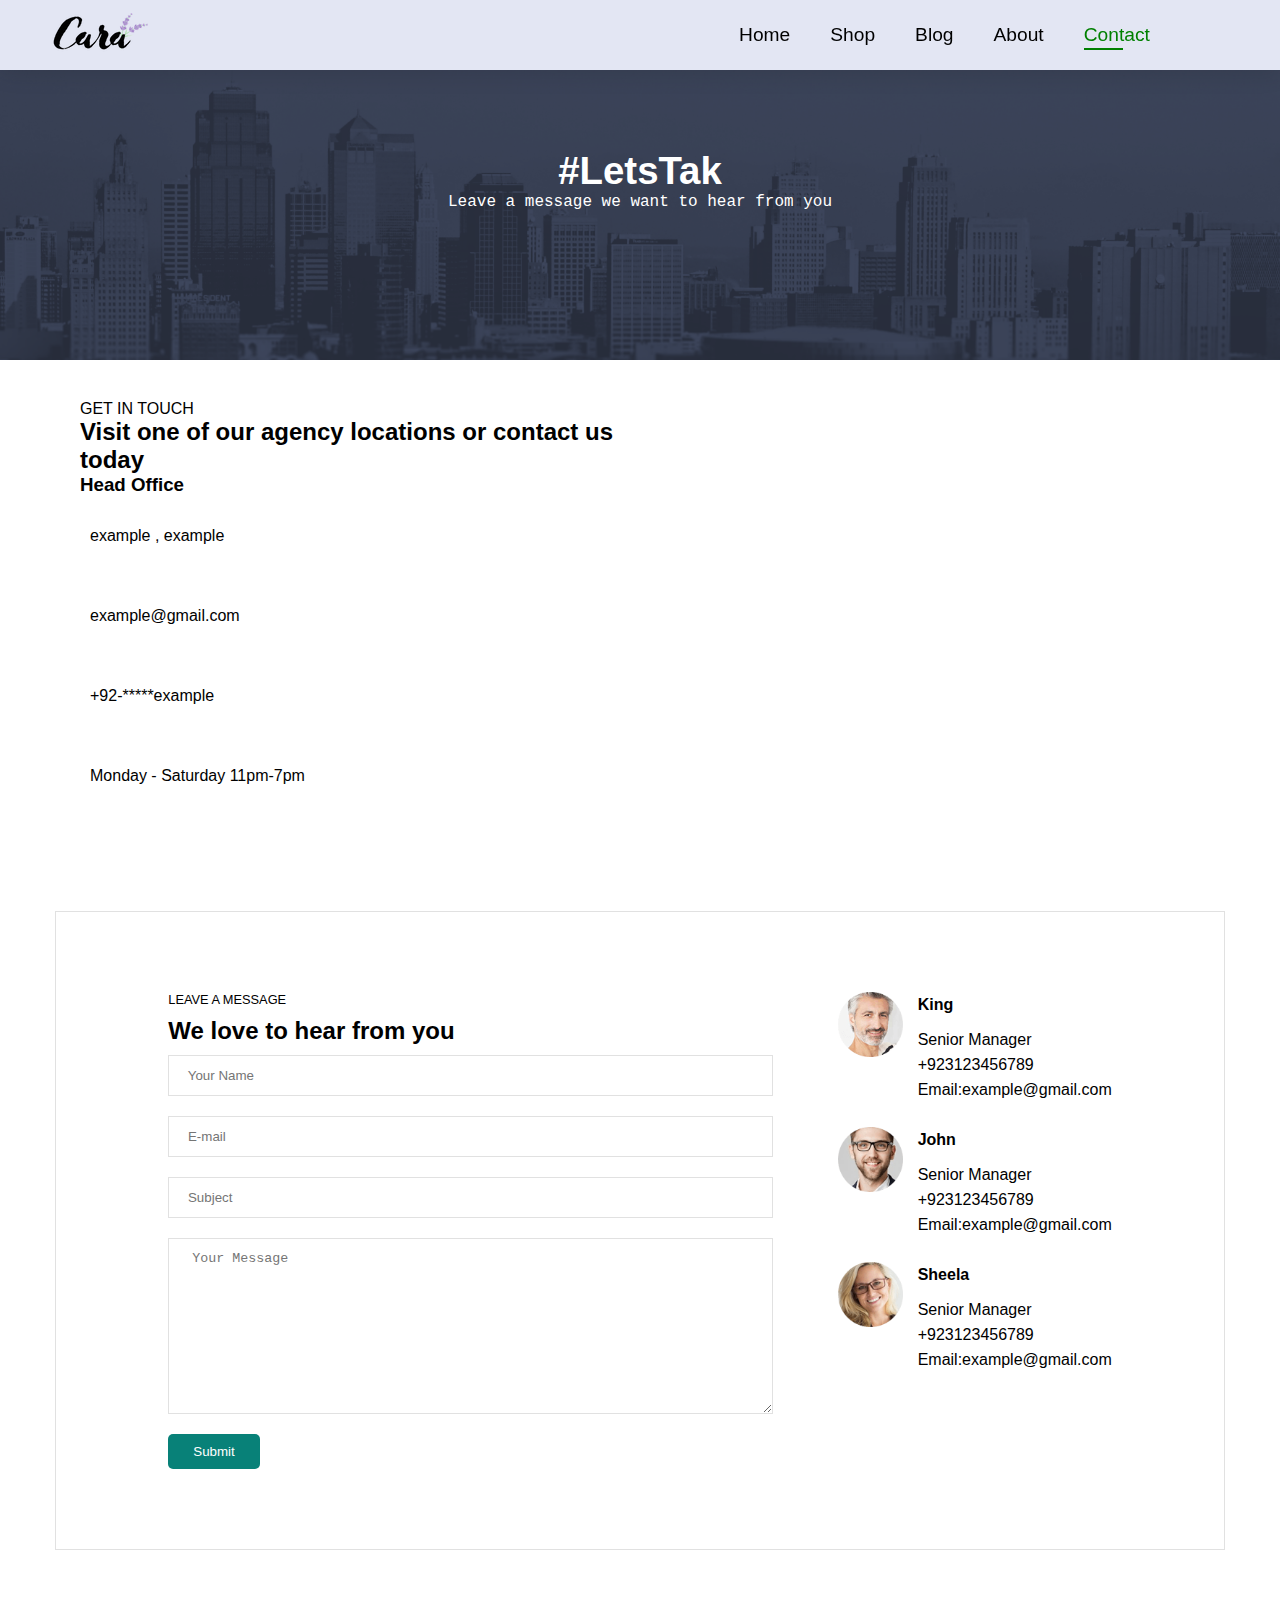
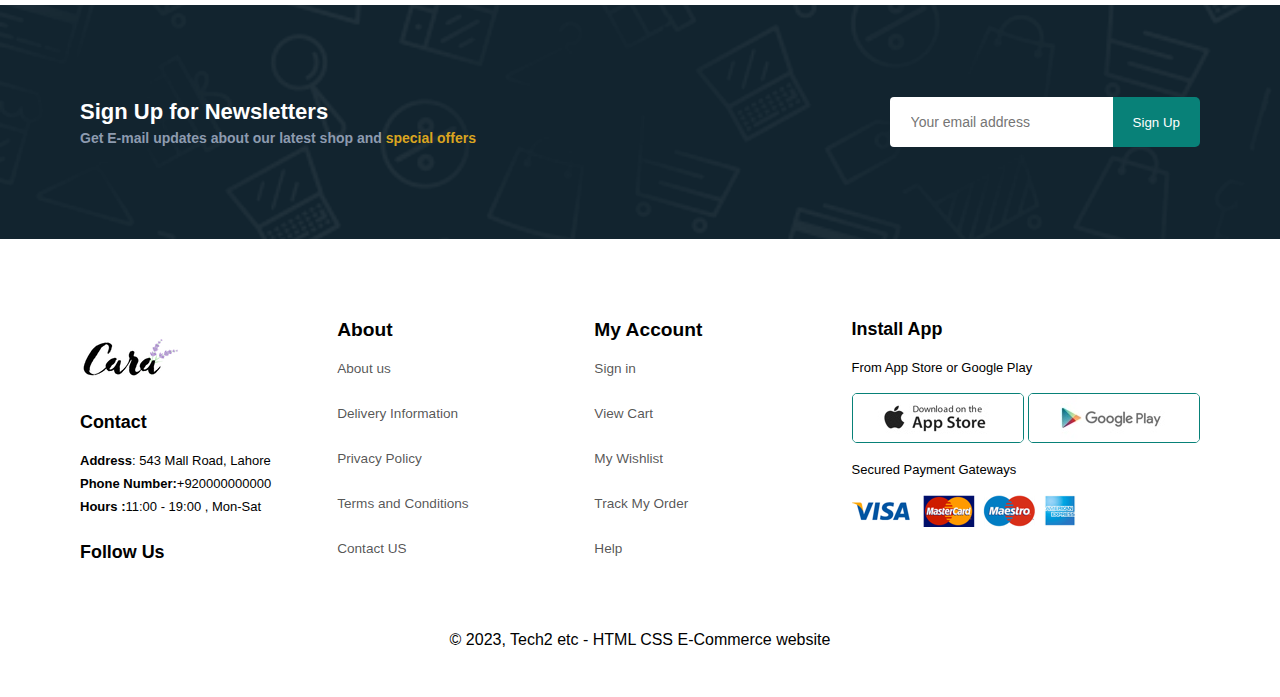
<file: contact.html>
<!DOCTYPE html>
<html lang="en">
<head>
    <meta charset="UTF-8">
    <meta http-equiv="X-UA-Compatible" content="IE=edge">
    <meta name="viewport" content="width=device-width, initial-scale=1.0">
    <title>E-commerce website</title>
    <link rel="stylesheet" href="css/style.css">
    <link rel="stylesheet" href="media query/m768.css"> 
   
    <link
      rel="stylesheet"
      href="https://cdnjs.cloudflare.com/ajax/libs/font-awesome/6.3.0/css/all.min.css"
      integrity="sha512-SzlrxWUlpfuzQ+pcUCosxcglQRNAq/DZjVsC0lE40xsADsfeQoEypE+enwcOiGjk/bSuGGKHEyjSoQ1zVisanQ=="
      crossorigin="anonymous"
      referrerpolicy="no-referrer"
    />
    
 
</head>
<body>
    <section class="one">
        <header>
            <a href="#"><img src="img/logo.png" alt="Logo" class="logo"></a>
            <nav>
                <ul id="navbar">
                    <a href="#" id="close"> <i class="fa-regular fa-circle-xmark"></i></a>
                    <li><a href="index.html">Home</a></li>
                    <li><a href="shop.html" >Shop</a></li>
                    <li><a href="blog.html" >Blog</a></li>
                    <li><a href="about.html">About</a></li>
                    <li><a href="contact.html"  class="active">Contact</a></li>
                    <li><a href="cart.html"><i class="fa fa-shopping-bag" aria-hidden="true"></i></a></li>
                </ul>
            </nav>
            <div class="sidebar">
                <a href="#"><i class="fa fa-shopping-bag" aria-hidden="true"></i></a>
                <i class="fa fa-bars" id="bar" aria-hidden="true"></i>
            </div>
        </header>
    </section>
<main>
    <section class="two-contact">
        <div class="two-h2">
            <h2>#LetsTak</h2>
        </div>
        <div class="two-p">
            <p>Leave a message we want to hear from you</p>
        </div>
    </section>

    <section class="contact-details section-padding">
        <div class="details">
            <span>GET IN TOUCH</span>
            <h2>Visit one of our agency locations or contact us today</h2>
            <h3>Head Office</h3>
        <div class="contact-info">
            <li><i class="fa-sharp fa-regular fa-map" aria-hidden="true"></i>
            <p>example , example</p>
            </li>
            <li><i class="fa-sharp fa-regular fa-envelope" aria-hidden="true"></i>
            <p>example@gmail.com</p>
            </li>
            <li> <i class="fa fa-phone" aria-hidden="true"></i>
            <p>+92-*****example</p>
            </li>
            <li><i class="fa-sharp fa-regular fa-clock" aria-hidden="true"></i>
            <p>Monday - Saturday 11pm-7pm</p>
            </li>
            </div>
        </div>
        <div class="map">
            <iframe src="https://www.google.com/maps/embed?pb=!1m18!1m12!1m3!1d3399.613358548233!2d74.411495114997!3d31.562223981355924!2m3!1f0!2f0!3f0!3m2!1i1024!2i768!4f13.1!3m3!1m2!1s0x39190f7c9435bbfd%3A0x7f2005e33ab317ba!2sDevelpify%20Studios!5e0!3m2!1sen!2s!4v1678973028068!5m2!1sen!2s" width="600" height="450" style="border:0;" allowfullscreen="" loading="lazy" referrerpolicy="no-referrer-when-downgrade"></iframe>
        </div>
    </section>

    <div class="form-details">
        <form action="">
            <span>LEAVE A MESSAGE</span>
            <h2>We love to hear from you</h2>
            <input type="text" placeholder=" Your Name">
            <input type="email" placeholder=" E-mail">
            <input type="text" placeholder=" Subject">
            <textarea name="" id="" cols="30" rows="10" placeholder=" Your Message"></textarea>
            <button>Submit</button>
        </form>

        <div class="people">
            <div>
                <img src="./img/people/1.png" alt="">
                <p><span>King</span> Senior Manager <br/> +923123456789<br/> Email:example@gmail.com</p>
            </div>
            <div>
                <img src="./img/people/2.png" alt="">
                <p><span>John</span> Senior Manager <br/> +923123456789<br/> Email:example@gmail.com</p>
            </div>
            <div>
                <img src="./img/people/3.png" alt="">
                <p><span>Sheela</span> Senior Manager <br/> +923123456789<br/> Email:example@gmail.com</p>
            </div>
        </div>
    </div>

    <div class="eight section-padding section-margin">
        <div class="news-text">
            <h4>Sign Up for Newsletters</h4>
            <p>Get E-mail updates about our latest shop and <span>special offers</span></p>
        </div>
        <div class="form">
            <input type="text" placeholder="Your email address">
            <button>Sign Up</button>
        </div>
    </div>
</main>

<footer class="section-padding">
    <div class="col">
         <a href="#"><img src="img/logo.png" alt="Logo" class="logo"></a>
        <h4>Contact</h4>
        <p><strong>Address</strong>: 543 Mall Road, Lahore</p>
        <p><strong>Phone Number:</strong>+920000000000</p>
        <p><strong>Hours :</strong>11:00 - 19:00 , Mon-Sat</p>
        <div class="follow">
            <h4>Follow Us</h4>
            <div class="icons">
                <i class="fa-brands fa-facebook" aria-hidden="true"></i>
                <i class="fa-brands fa-twitter" aria-hidden="true"></i>
                <i class="fa-brands fa-instagram" aria-hidden="true"></i>
                <i class="fa-brands fa-youtube" aria-hidden="true"></i>
            </div>
        </div>
    </div>
    <div class="col">
        <h3>About</h3>
    
            <a href="">About us</a>
            <a href="">Delivery Information</a>
            <a href="">Privacy Policy</a>
            <a href="">Terms and Conditions</a>
            <a href="">Contact US</a>
        
    </div>
    <div class="col">
        <h3>My Account</h3>
            <a href="">Sign in</a> 
            <a href="">View Cart</a> 
            <a href="">My Wishlist</a> 
            <a href="">Track My Order</a> 
            <a href="">Help</a> 
        
    </div>
    <div class="App">
        <h4>Install App</h4>
        <p>From App Store or Google Play</p>
        <div class="methods">
            <img src="img/pay/app.jpg" alt="">
            <img src="img/pay/play.jpg" alt="">
        </div>
        <p>Secured Payment Gateways</p>
        <img src="img/pay/pay.png" alt="">
    </div>
    <div class="copyright">
     <p>&copy; 2023, Tech2 etc - HTML CSS E-Commerce website </p>
    </div>
</footer>

<script src="js/sidebar.js"></script>
</body>
</html>
</file>
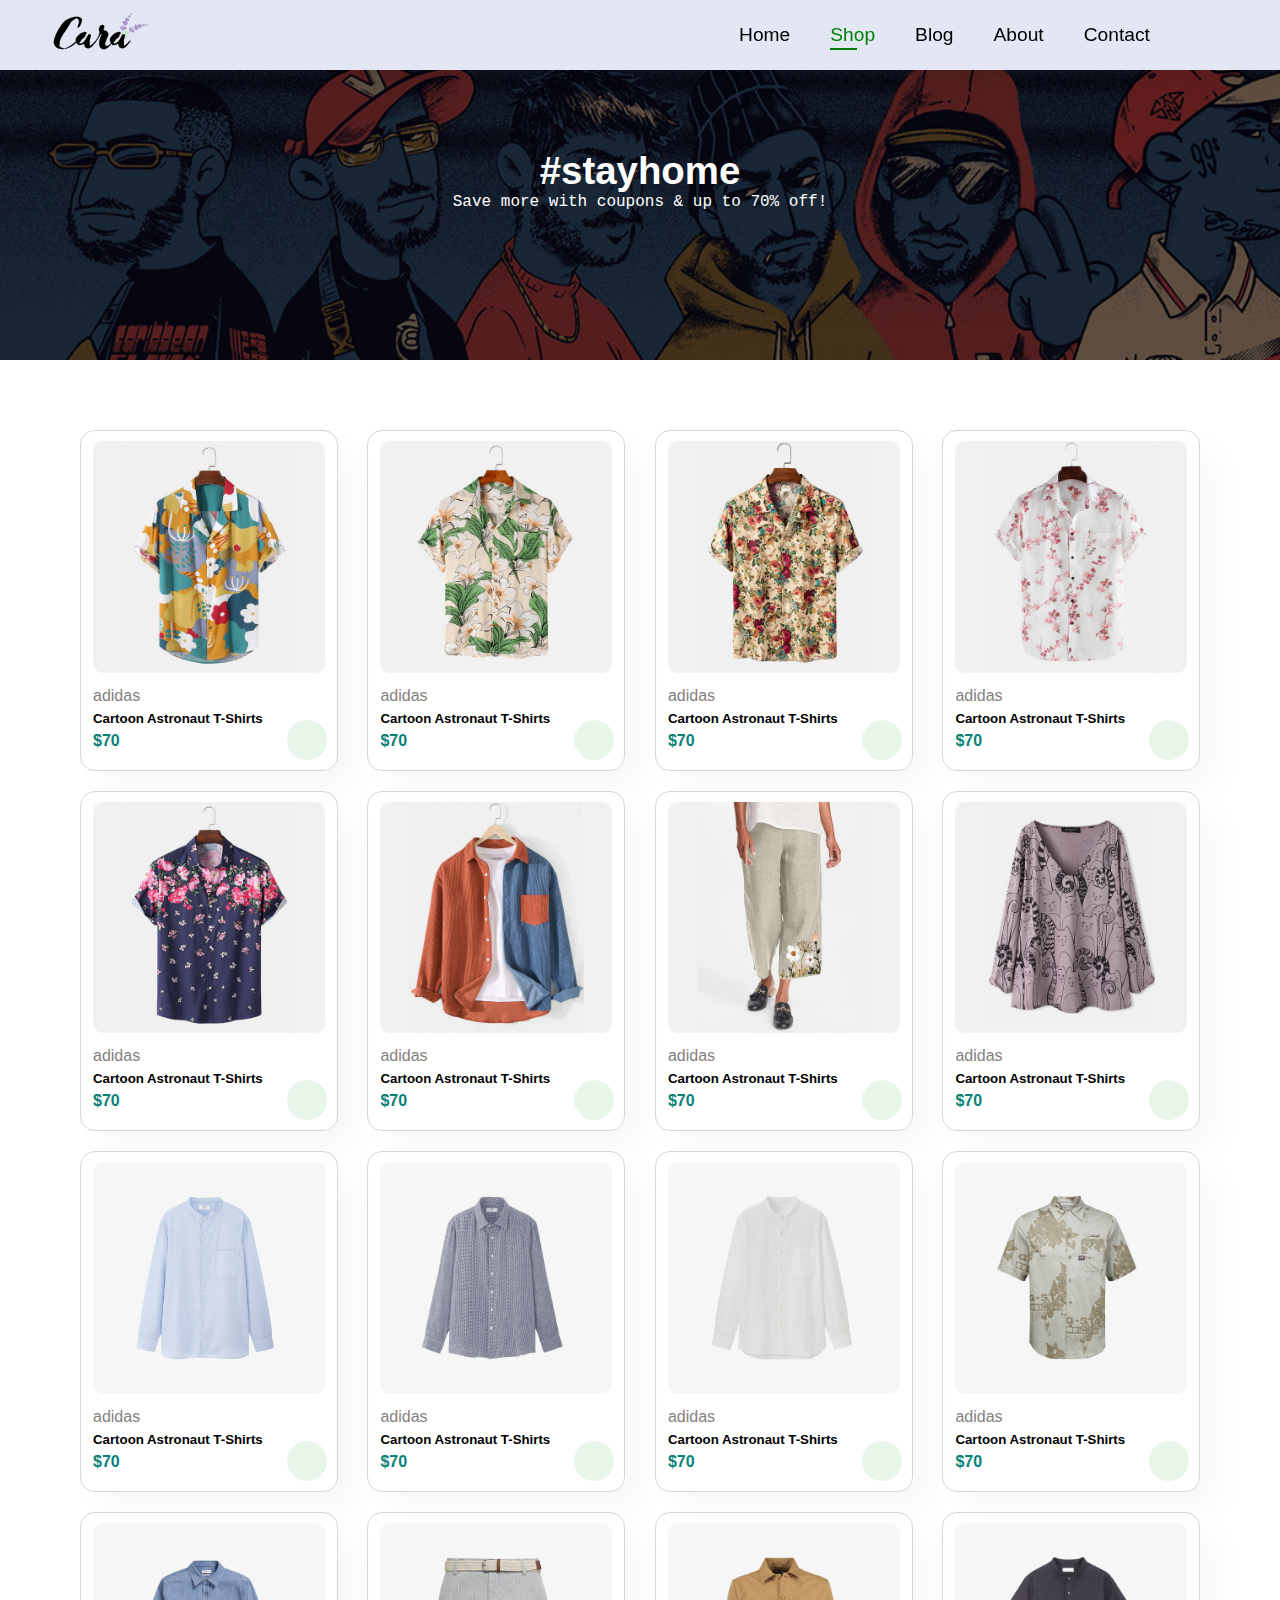
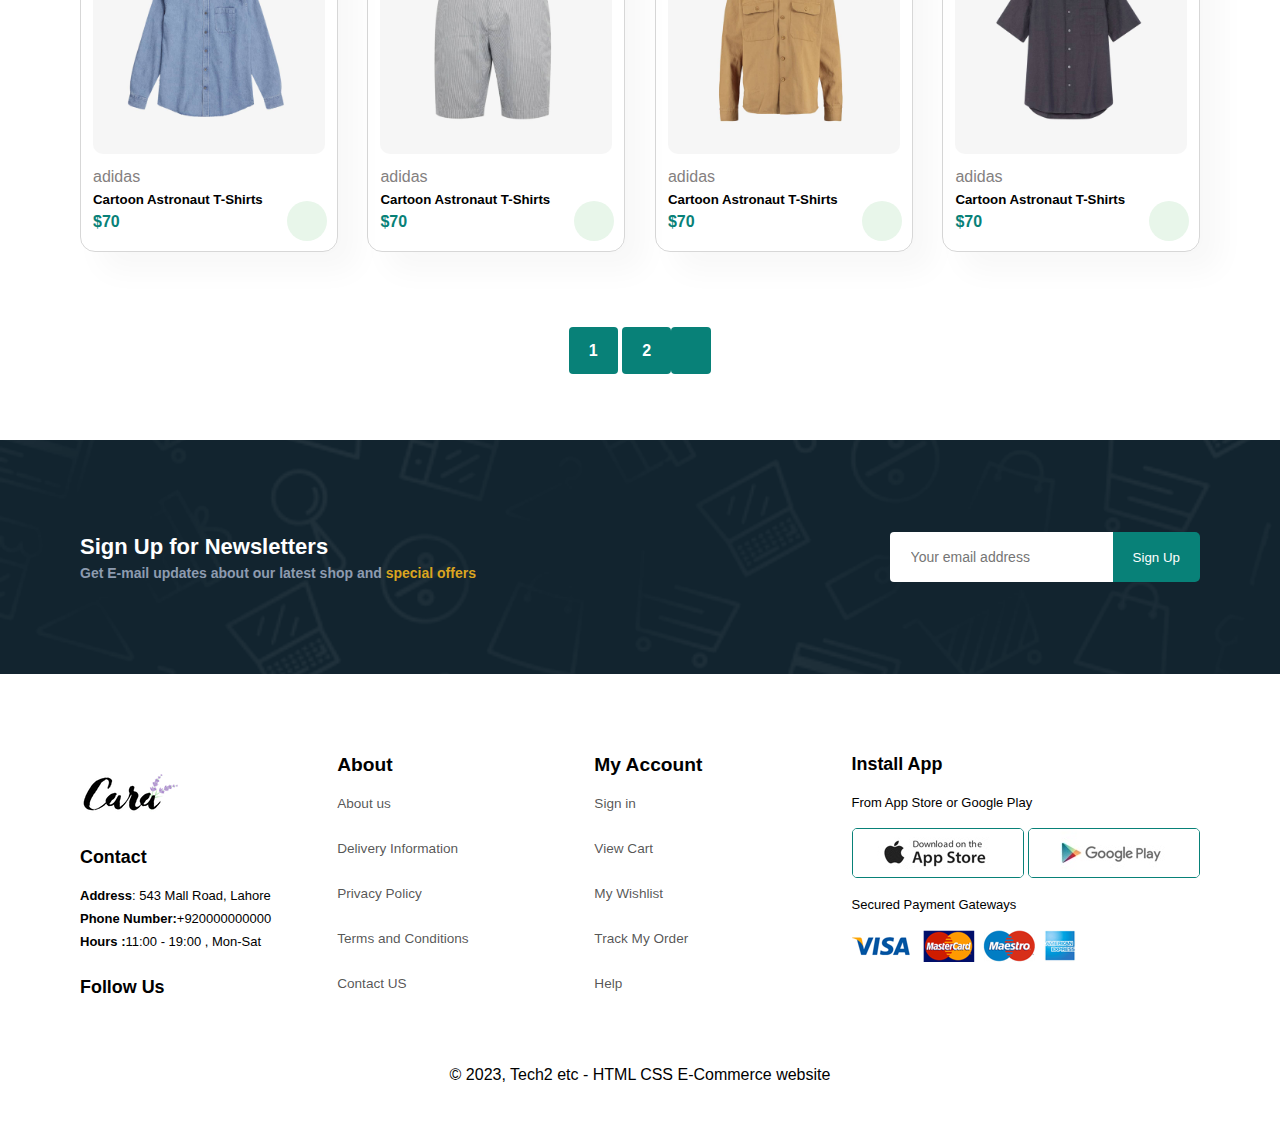
<file: shop.html>
<!DOCTYPE html>
<html lang="en">
<head>
    <meta charset="UTF-8">
    <meta http-equiv="X-UA-Compatible" content="IE=edge">
    <meta name="viewport" content="width=device-width, initial-scale=1.0">
    <title>E-commerce website</title>
    <link rel="stylesheet" href="css/style.css">
    <link rel="stylesheet" href="media query/m768.css"> 
   
    <link
      rel="stylesheet"
      href="https://cdnjs.cloudflare.com/ajax/libs/font-awesome/6.3.0/css/all.min.css"
      integrity="sha512-SzlrxWUlpfuzQ+pcUCosxcglQRNAq/DZjVsC0lE40xsADsfeQoEypE+enwcOiGjk/bSuGGKHEyjSoQ1zVisanQ=="
      crossorigin="anonymous"
      referrerpolicy="no-referrer"
    />
    
 
</head>
<body>
    <section class="one">
        <header>
            <a href="#"><img src="img/logo.png" alt="Logo" class="logo"></a>
            <nav>
                <ul id="navbar">
                    <a href="#" id="close"> <i class="fa-regular fa-circle-xmark"></i></a>
                    <li><a href="index.html">Home</a></li>
                    <li><a href="shop.html" class="active">Shop</a></li>
                    <li><a href="blog.html">Blog</a></li>
                    <li><a href="about.html">About</a></li>
                    <li><a href="contact.html">Contact</a></li>
                    <li><a href="cart.html"><i class="fa fa-shopping-bag" aria-hidden="true"></i></a></li>
                </ul>
            </nav>
            <div class="sidebar">
                <a href="#"><i class="fa fa-shopping-bag" aria-hidden="true"></i></a>
                <i class="fa fa-bars" id="bar" aria-hidden="true"></i>
            </div>
        </header>
    </section>
<main>
    <section class="two-shop">
        <div class="two-h2">
            <h2>#stayhome</h2>
        </div>
        <section class="two-p">
            <p>Save more with coupons & up to 70% off!</p>
        </section>
    </section>


    <section class="products section-padding">

        <div class="all-products" onclick="window.location.href='/sproduct.html';">
            <div class="product my-p" >
                <img src="img/products/f1.jpg" alt="">
                <div class="desc">
                    <span>adidas</span>
                    <h5>Cartoon Astronaut T-Shirts</h5>
                    <div class="star">
                        <a href=""><i class="fa fa-star" aria-hidden="true"></i></a>
                        <a href=""><i class="fa fa-star" aria-hidden="true"></i></a>
                        <a href=""><i class="fa fa-star" aria-hidden="true"></i></a>
                        <a href=""><i class="fa fa-star" aria-hidden="true"></i></a>
                        <a href=""><i class="fa fa-star" aria-hidden="true"></i></a>
                    </div>
                    <h4>$70</h4>
                </div>
                <a href="#"><i class="fa fa-shopping-cart cart" aria-hidden="true"></i></a>
            </div>
            <div class="product">
                <img src="img/products/f2.jpg" alt="">
                <div class="desc">
                    <span>adidas</span>
                    <h5>Cartoon Astronaut T-Shirts</h5>
                    <div class="star">
                        <a href=""><i class="fa fa-star" aria-hidden="true"></i></a>
                        <a href=""><i class="fa fa-star" aria-hidden="true"></i></a>
                        <a href=""><i class="fa fa-star" aria-hidden="true"></i></a>
                        <a href=""><i class="fa fa-star" aria-hidden="true"></i></a>
                        <a href=""><i class="fa fa-star" aria-hidden="true"></i></a>
                    </div>
                    <h4>$70</h4>
                </div>
                <a href="#"><i class="fa fa-shopping-cart cart" aria-hidden="true"></i></a>
            </div>
            <div class="product">
                <img src="img/products/f3.jpg" alt="">
                <div class="desc">
                    <span>adidas</span>
                    <h5>Cartoon Astronaut T-Shirts</h5>
                    <div class="star">
                        <a href=""><i class="fa fa-star" aria-hidden="true"></i></a>
                        <a href=""><i class="fa fa-star" aria-hidden="true"></i></a>
                        <a href=""><i class="fa fa-star" aria-hidden="true"></i></a>
                        <a href=""><i class="fa fa-star" aria-hidden="true"></i></a>
                        <a href=""><i class="fa fa-star" aria-hidden="true"></i></a>
                    </div>
                    <h4>$70</h4>
                </div>
                <a href="#"><i class="fa fa-shopping-cart cart" aria-hidden="true"></i></a>
            </div>
            <div class="product">
                <img src="img/products/f4.jpg" alt="">
                <div class="desc">
                    <span>adidas</span>
                    <h5>Cartoon Astronaut T-Shirts</h5>
                    <div class="star">
                        <a href=""><i class="fa fa-star" aria-hidden="true"></i></a>
                        <a href=""><i class="fa fa-star" aria-hidden="true"></i></a>
                        <a href=""><i class="fa fa-star" aria-hidden="true"></i></a>
                        <a href=""><i class="fa fa-star" aria-hidden="true"></i></a>
                        <a href=""><i class="fa fa-star" aria-hidden="true"></i></a>
                    </div>
                    <h4>$70</h4>
                </div>
                <a href="#"><i class="fa fa-shopping-cart cart" aria-hidden="true"></i></a>
            </div>
            <div class="product">
                <img src="img/products/f5.jpg" alt="">
                <div class="desc">
                    <span>adidas</span>
                    <h5>Cartoon Astronaut T-Shirts</h5>
                    <div class="star">
                        <a href=""><i class="fa fa-star" aria-hidden="true"></i></a>
                        <a href=""><i class="fa fa-star" aria-hidden="true"></i></a>
                        <a href=""><i class="fa fa-star" aria-hidden="true"></i></a>
                        <a href=""><i class="fa fa-star" aria-hidden="true"></i></a>
                        <a href=""><i class="fa fa-star" aria-hidden="true"></i></a>
                    </div>
                    <h4>$70</h4>
                </div>
                <a href="#"><i class="fa fa-shopping-cart cart" aria-hidden="true"></i></a>
            </div>
            <div class="product">
                <img src="img/products/f6.jpg" alt="">
                <div class="desc">
                    <span>adidas</span>
                    <h5>Cartoon Astronaut T-Shirts</h5>
                    <div class="star">
                        <a href=""><i class="fa fa-star" aria-hidden="true"></i></a>
                        <a href=""><i class="fa fa-star" aria-hidden="true"></i></a>
                        <a href=""><i class="fa fa-star" aria-hidden="true"></i></a>
                        <a href=""><i class="fa fa-star" aria-hidden="true"></i></a>
                        <a href=""><i class="fa fa-star" aria-hidden="true"></i></a>
                    </div>
                    <h4>$70</h4>
                </div>
                <a href="#"><i class="fa fa-shopping-cart cart" aria-hidden="true"></i></a>
            </div>
            <div class="product">
                <img src="img/products/f7.jpg" alt="">
                <div class="desc">
                    <span>adidas</span>
                    <h5>Cartoon Astronaut T-Shirts</h5>
                    <div class="star">
                        <a href=""><i class="fa fa-star" aria-hidden="true"></i></a>
                        <a href=""><i class="fa fa-star" aria-hidden="true"></i></a>
                        <a href=""><i class="fa fa-star" aria-hidden="true"></i></a>
                        <a href=""><i class="fa fa-star" aria-hidden="true"></i></a>
                        <a href=""><i class="fa fa-star" aria-hidden="true"></i></a>
                    </div>
                    <h4>$70</h4>
                </div>
                <a href="#"><i class="fa fa-shopping-cart cart" aria-hidden="true"></i></a>
            </div>
            <div class="product">
                <img src="img/products/f8.jpg" alt="">
                <div class="desc">
                    <span>adidas</span>
                    <h5>Cartoon Astronaut T-Shirts</h5>
                    <div class="star">
                        <a href=""><i class="fa fa-star" aria-hidden="true"></i></a>
                        <a href=""><i class="fa fa-star" aria-hidden="true"></i></a>
                        <a href=""><i class="fa fa-star" aria-hidden="true"></i></a>
                        <a href=""><i class="fa fa-star" aria-hidden="true"></i></a>
                        <a href=""><i class="fa fa-star" aria-hidden="true"></i></a>
                    </div>
                    <h4>$70</h4>
                </div>
                <a href="#"><i class="fa fa-shopping-cart cart" aria-hidden="true"></i></a>
            </div>
            <div class="product">
                <img src="img/products/n1.jpg" alt="">
                <div class="desc">
                    <span>adidas</span>
                    <h5>Cartoon Astronaut T-Shirts</h5>
                    <div class="star">
                        <a href=""><i class="fa fa-star" aria-hidden="true"></i></a>
                        <a href=""><i class="fa fa-star" aria-hidden="true"></i></a>
                        <a href=""><i class="fa fa-star" aria-hidden="true"></i></a>
                        <a href=""><i class="fa fa-star" aria-hidden="true"></i></a>
                        <a href=""><i class="fa fa-star" aria-hidden="true"></i></a>
                    </div>
                    <h4>$70</h4>
                </div>
                <a href="#"><i class="fa fa-shopping-cart cart" aria-hidden="true"></i></a>
            </div>
            <div class="product">
                <img src="img/products/n2.jpg" alt="">
                <div class="desc">
                    <span>adidas</span>
                    <h5>Cartoon Astronaut T-Shirts</h5>
                    <div class="star">
                        <a href=""><i class="fa fa-star" aria-hidden="true"></i></a>
                        <a href=""><i class="fa fa-star" aria-hidden="true"></i></a>
                        <a href=""><i class="fa fa-star" aria-hidden="true"></i></a>
                        <a href=""><i class="fa fa-star" aria-hidden="true"></i></a>
                        <a href=""><i class="fa fa-star" aria-hidden="true"></i></a>
                    </div>
                    <h4>$70</h4>
                </div>
                <a href="#"><i class="fa fa-shopping-cart cart" aria-hidden="true"></i></a>
            </div>
            <div class="product">
                <img src="img/products/n3.jpg" alt="">
                <div class="desc">
                    <span>adidas</span>
                    <h5>Cartoon Astronaut T-Shirts</h5>
                    <div class="star">
                        <a href=""><i class="fa fa-star" aria-hidden="true"></i></a>
                        <a href=""><i class="fa fa-star" aria-hidden="true"></i></a>
                        <a href=""><i class="fa fa-star" aria-hidden="true"></i></a>
                        <a href=""><i class="fa fa-star" aria-hidden="true"></i></a>
                        <a href=""><i class="fa fa-star" aria-hidden="true"></i></a>
                    </div>
                    <h4>$70</h4>
                </div>
                <a href="#"><i class="fa fa-shopping-cart cart" aria-hidden="true"></i></a>
            </div>
            <div class="product">
                <img src="img/products/n4.jpg" alt="">
                <div class="desc">
                    <span>adidas</span>
                    <h5>Cartoon Astronaut T-Shirts</h5>
                    <div class="star">
                        <a href=""><i class="fa fa-star" aria-hidden="true"></i></a>
                        <a href=""><i class="fa fa-star" aria-hidden="true"></i></a>
                        <a href=""><i class="fa fa-star" aria-hidden="true"></i></a>
                        <a href=""><i class="fa fa-star" aria-hidden="true"></i></a>
                        <a href=""><i class="fa fa-star" aria-hidden="true"></i></a>
                    </div>
                    <h4>$70</h4>
                </div>
                <a href="#"><i class="fa fa-shopping-cart cart" aria-hidden="true"></i></a>
            </div>
            <div class="product">
                <img src="img/products/n5.jpg" alt="">
                <div class="desc">
                    <span>adidas</span>
                    <h5>Cartoon Astronaut T-Shirts</h5>
                    <div class="star">
                        <a href=""><i class="fa fa-star" aria-hidden="true"></i></a>
                        <a href=""><i class="fa fa-star" aria-hidden="true"></i></a>
                        <a href=""><i class="fa fa-star" aria-hidden="true"></i></a>
                        <a href=""><i class="fa fa-star" aria-hidden="true"></i></a>
                        <a href=""><i class="fa fa-star" aria-hidden="true"></i></a>
                    </div>
                    <h4>$70</h4>
                </div>
                <a href="#"><i class="fa fa-shopping-cart cart" aria-hidden="true"></i></a>
            </div>
            <div class="product">
                <img src="img/products/n6.jpg" alt="">
                <div class="desc">
                    <span>adidas</span>
                    <h5>Cartoon Astronaut T-Shirts</h5>
                    <div class="star">
                        <a href=""><i class="fa fa-star" aria-hidden="true"></i></a>
                        <a href=""><i class="fa fa-star" aria-hidden="true"></i></a>
                        <a href=""><i class="fa fa-star" aria-hidden="true"></i></a>
                        <a href=""><i class="fa fa-star" aria-hidden="true"></i></a>
                        <a href=""><i class="fa fa-star" aria-hidden="true"></i></a>
                    </div>
                    <h4>$70</h4>
                </div>
                <a href="#"><i class="fa fa-shopping-cart cart" aria-hidden="true"></i></a>
            </div>
            <div class="product">
                <img src="img/products/n7.jpg" alt="">
                <div class="desc">
                    <span>adidas</span>
                    <h5>Cartoon Astronaut T-Shirts</h5>
                    <div class="star">
                        <a href=""><i class="fa fa-star" aria-hidden="true"></i></a>
                        <a href=""><i class="fa fa-star" aria-hidden="true"></i></a>
                        <a href=""><i class="fa fa-star" aria-hidden="true"></i></a>
                        <a href=""><i class="fa fa-star" aria-hidden="true"></i></a>
                        <a href=""><i class="fa fa-star" aria-hidden="true"></i></a>
                    </div>
                    <h4>$70</h4>
                </div>
                <a href="#"><i class="fa fa-shopping-cart cart" aria-hidden="true"></i></a>
            </div>
            <div class="product">
                <img src="img/products/n8.jpg" alt="">
                <div class="desc">
                    <span>adidas</span>
                    <h5>Cartoon Astronaut T-Shirts</h5>
                    <div class="star">
                        <a href=""><i class="fa fa-star" aria-hidden="true"></i></a>
                        <a href=""><i class="fa fa-star" aria-hidden="true"></i></a>
                        <a href=""><i class="fa fa-star" aria-hidden="true"></i></a>
                        <a href=""><i class="fa fa-star" aria-hidden="true"></i></a>
                        <a href=""><i class="fa fa-star" aria-hidden="true"></i></a>
                    </div>
                    <h4>$70</h4>
                </div>
                <a href="#"><i class="fa fa-shopping-cart cart" aria-hidden="true"></i></a>
            </div>
        </div>
    </section>
    
    <section class="pagination section-padding">
        <a href="#">1</a>
        <a href="#">2</a>
        <a href="#"><i class="fa fa-arrow-circle-right" aria-hidden="true"></i></a>
    </section>

    <section class="eight section-padding section-margin">
        <div class="news-text">
            <h4>Sign Up for Newsletters</h4>
            <p>Get E-mail updates about our latest shop and <span>special offers</span></p>
        </div>
        <div class="form">
            <input type="text" placeholder="Your email address">
            <button>Sign Up</button>
        </div>
    </section>
</main>

<footer class="section-padding">
    <div class="col">
        <a href="#"><img src="img/logo.png" alt="Logo" class="logo"></a>
        <h4>Contact</h4>
        <p><strong>Address</strong>: 543 Mall Road, Lahore</p>
        <p><strong>Phone Number:</strong>+920000000000</p>
        <p><strong>Hours :</strong>11:00 - 19:00 , Mon-Sat</p>
        <div class="follow">
            <h4>Follow Us</h4>
            <div class="icons">
                <i class="fa-brands fa-facebook" aria-hidden="true"></i>
                <i class="fa-brands fa-twitter" aria-hidden="true"></i>
                <i class="fa-brands fa-instagram" aria-hidden="true"></i>
                <i class="fa-brands fa-youtube" aria-hidden="true"></i>
            </div>
        </div>
    </div>
    <div class="col">
        <h3>About</h3>
    
            <a href="">About us</a>
            <a href="">Delivery Information</a>
            <a href="">Privacy Policy</a>
            <a href="">Terms and Conditions</a>
            <a href="">Contact US</a>
        
    </div>
    <div class="col">
        <h3>My Account</h3>
            <a href="">Sign in</a> 
            <a href="">View Cart</a> 
            <a href="">My Wishlist</a> 
            <a href="">Track My Order</a> 
            <a href="">Help</a> 
        
    </div>
    <div class="App">
        <h4>Install App</h4>
        <p>From App Store or Google Play</p>
        <div class="methods">
            <img src="./img/pay/app.jpg" alt="">
            <img src="./img/pay/play.jpg" alt="">
        </div>
        <p>Secured Payment Gateways</p>
        <img src="./img/pay/pay.png" alt="">
    </div>
    <div class="copyright">
     <p>&copy; 2023, Tech2 etc - HTML CSS E-Commerce website </p>
    </div>
</footer>

<script src="js/sidebar.js"></script>
</body>
</html>
</file>
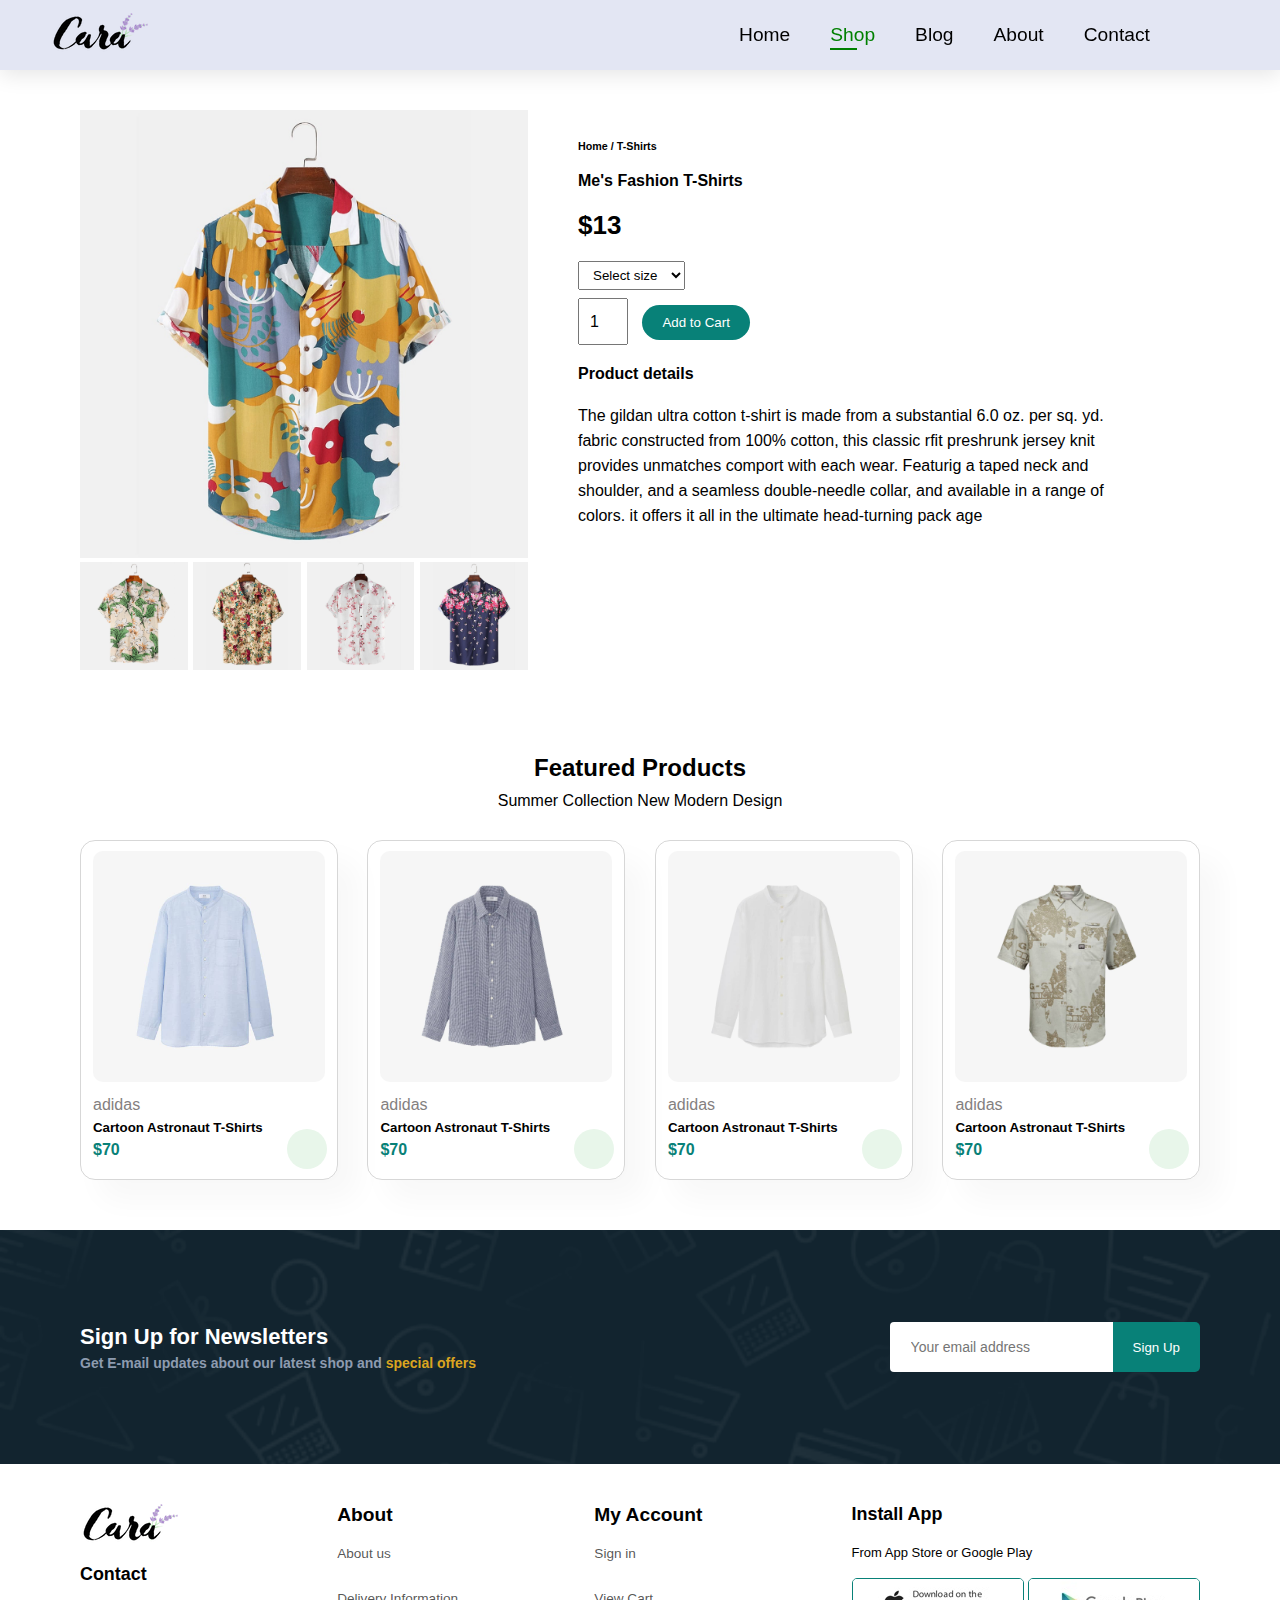
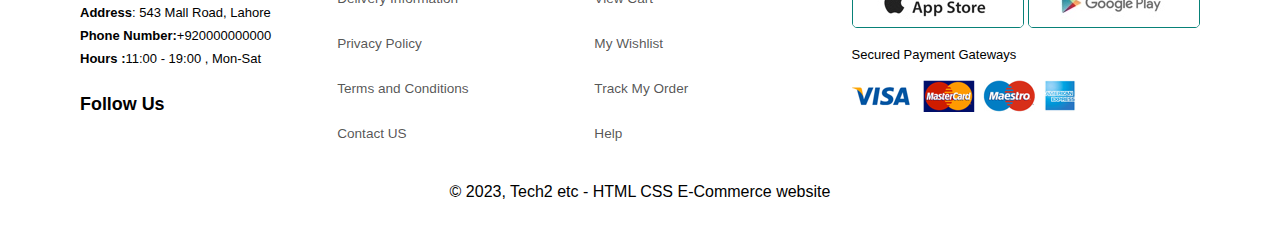
<file: sproduct.html>
<!DOCTYPE html>
<html lang="en">
<head>
    <meta charset="UTF-8">
    <meta http-equiv="X-UA-Compatible" content="IE=edge">
    <meta name="viewport" content="width=device-width, initial-scale=1.0">
    <title>E-commerce website</title>
    <link rel="stylesheet" href="css/style.css">
    <link rel="stylesheet" href="media query/m768.css"> 
   
    <link
      rel="stylesheet"
      href="https://cdnjs.cloudflare.com/ajax/libs/font-awesome/6.3.0/css/all.min.css"
      integrity="sha512-SzlrxWUlpfuzQ+pcUCosxcglQRNAq/DZjVsC0lE40xsADsfeQoEypE+enwcOiGjk/bSuGGKHEyjSoQ1zVisanQ=="
      crossorigin="anonymous"
      referrerpolicy="no-referrer"
    />
    
 
</head>
<body>
    <section class="one one-shop">
        <header id="head-shop">
            <a href="#"><img src="/img/logo.png" alt="Logo" class="logo"></a>
            <nav>
                <ul id="navbar">
                    <a href="#" id="close"> <i class="fa-regular fa-circle-xmark"></i></a>
                    <li><a href="index.html">Home</a></li>
                    <li><a href="shop.html" class="active">Shop</a></li>
                    <li><a href="blog.html">Blog</a></li>
                    <li><a href="about.html">About</a></li>
                    <li><a href="contact.html">Contact</a></li>
                    <li><a href="cart.html"><i class="fa fa-shopping-bag" aria-hidden="true"></i></a></li>
                </ul>
            </nav>
            <div class="sidebar">
                <a href="#"><i class="fa fa-shopping-bag" aria-hidden="true"></i></a>
                <i class="fa fa-bars" id="bar" aria-hidden="true"></i>
            </div>
        </header>
    </section>
<main>
    <section class="pro-details section-padding">
        <div class="single-pro-image">
            <img src="/img/products/f1.jpg" alt="" width="100%" id="MainImg">
            <div class="small-img-group">
                <div class="small-img-col">
                    <img src="/img/products/f2.jpg" width="100%" alt="" class="small-img">
                </div>
                <div class="small-img-col">
                    <img src="/img/products/f3.jpg" width="100%" alt="" class="small-img">
                </div>
                <div class="small-img-col">
                    <img src="/img/products/f4.jpg" width="100%" alt="" class="small-img">
                </div>
                <div class="small-img-col">
                    <img src="/img/products/f5.jpg" width="100%" alt="" class="small-img">
                </div>
            </div>
        </div>
        <div class="single-pro-details">
            <h6>Home / T-Shirts</h6>
            <h4>Me's Fashion T-Shirts</h4>
            <h2>$13</h2>
            <select>
                <option  selected>Select size</option>
                <option>XL</option>
                <option>XXL</option>
                <option>Small</option>
                <option>Large</option>
            </select>
            <input type="number" value="1">
            <button>Add to Cart</button>
            <h4>Product details</h4>
            <span>The gildan ultra cotton t-shirt is made from a substantial 6.0 oz. per sq. yd. fabric constructed from 100% cotton, this classic rfit preshrunk jersey knit provides unmatches comport with each wear. Featurig a taped neck and shoulder, and a seamless double-needle collar, and available in a range of colors. it offers it all in the ultimate head-turning pack  age</span>
        </div>
    </section>

    <section class="products section-padding">
        <h2>Featured Products</h2>
        <p>Summer Collection New Modern Design</p>
        <div class="all-products">
            <div class="product">
                <img src="img/products/n1.jpg" alt="">
                <div class="desc">
                    <span>adidas</span>
                    <h5>Cartoon Astronaut T-Shirts</h5>
                    <div class="star">
                        <a href=""><i class="fa fa-star" aria-hidden="true"></i></a>
                        <a href=""><i class="fa fa-star" aria-hidden="true"></i></a>
                        <a href=""><i class="fa fa-star" aria-hidden="true"></i></a>
                        <a href=""><i class="fa fa-star" aria-hidden="true"></i></a>
                        <a href=""><i class="fa fa-star" aria-hidden="true"></i></a>
                    </div>
                    <h4>$70</h4>
                </div>
                <a href="#"><i class="fa fa-shopping-cart cart" aria-hidden="true"></i></a>
            </div>
            <div class="product">
                <img src="img/products/n2.jpg" alt="">
                <div class="desc">
                    <span>adidas</span>
                    <h5>Cartoon Astronaut T-Shirts</h5>
                    <div class="star">
                        <a href=""><i class="fa fa-star" aria-hidden="true"></i></a>
                        <a href=""><i class="fa fa-star" aria-hidden="true"></i></a>
                        <a href=""><i class="fa fa-star" aria-hidden="true"></i></a>
                        <a href=""><i class="fa fa-star" aria-hidden="true"></i></a>
                        <a href=""><i class="fa fa-star" aria-hidden="true"></i></a>
                    </div>
                    <h4>$70</h4>
                </div>
                <a href="#"><i class="fa fa-shopping-cart cart" aria-hidden="true"></i></a>
            </div>
            <div class="product">
                <img src="img/products/n3.jpg" alt="">
                <div class="desc">
                    <span>adidas</span>
                    <h5>Cartoon Astronaut T-Shirts</h5>
                    <div class="star">
                        <a href=""><i class="fa fa-star" aria-hidden="true"></i></a>
                        <a href=""><i class="fa fa-star" aria-hidden="true"></i></a>
                        <a href=""><i class="fa fa-star" aria-hidden="true"></i></a>
                        <a href=""><i class="fa fa-star" aria-hidden="true"></i></a>
                        <a href=""><i class="fa fa-star" aria-hidden="true"></i></a>
                    </div>
                    <h4>$70</h4>
                </div>
                <a href="#"><i class="fa fa-shopping-cart cart" aria-hidden="true"></i></a>
            </div>
            <div class="product">
                <img src="img/products/n4.jpg" alt="">
                <div class="desc">
                    <span>adidas</span>
                    <h5>Cartoon Astronaut T-Shirts</h5>
                    <div class="star">
                        <a href=""><i class="fa fa-star" aria-hidden="true"></i></a>
                        <a href=""><i class="fa fa-star" aria-hidden="true"></i></a>
                        <a href=""><i class="fa fa-star" aria-hidden="true"></i></a>
                        <a href=""><i class="fa fa-star" aria-hidden="true"></i></a>
                        <a href=""><i class="fa fa-star" aria-hidden="true"></i></a>
                    </div>
                    <h4>$70</h4>
                </div>
                <a href="#"><i class="fa fa-shopping-cart cart" aria-hidden="true"></i></a>
            </div>
        </div>
    </section>

    
    <section class="eight section-padding">
        <div class="news-text">
            <h4>Sign Up for Newsletters</h4>
            <p>Get E-mail updates about our latest shop and <span>special offers</span></p>
        </div>
        <div class="form">
            <input type="text" placeholder="Your email address">
            <button>Sign Up</button>
        </div>
    </section>
</main>

<footer class="section-padding">
    <div class="col">
        <img src="/img/logo.png" alt="logo" class="logo">
        <h4>Contact</h4>
        <p><strong>Address</strong>: 543 Mall Road, Lahore</p>
        <p><strong>Phone Number:</strong>+920000000000</p>
        <p><strong>Hours :</strong>11:00 - 19:00 , Mon-Sat</p>
        <div class="follow">
            <h4>Follow Us</h4>
            <div class="icons">
                <i class="fa-brands fa-facebook" aria-hidden="true"></i>
                <i class="fa-brands fa-twitter" aria-hidden="true"></i>
                <i class="fa-brands fa-instagram" aria-hidden="true"></i>
                <i class="fa-brands fa-youtube" aria-hidden="true"></i>
            </div>
        </div>
    </div>
    <div class="col">
        <h3>About</h3>
    
            <a href="">About us</a>
            <a href="">Delivery Information</a>
            <a href="">Privacy Policy</a>
            <a href="">Terms and Conditions</a>
            <a href="">Contact US</a>
        
    </div>
    <div class="col">
        <h3>My Account</h3>
            <a href="">Sign in</a> 
            <a href="">View Cart</a> 
            <a href="">My Wishlist</a> 
            <a href="">Track My Order</a> 
            <a href="">Help</a> 
        
    </div>
    <div class="App">
        <h4>Install App</h4>
        <p>From App Store or Google Play</p>
        <div class="methods">
            <img src="/img/pay/app.jpg" alt="">
            <img src="/img/pay/play.jpg" alt="">
        </div>
        <p>Secured Payment Gateways</p>
        <img src="/img/pay/pay.png" alt="">
    </div>
    <div class="copyright">
     <p>&copy; 2023, Tech2 etc - HTML CSS E-Commerce website </p>
    </div>
</footer>
<script>
    var MainImg =  document.getElementById('MainImg');
    var smallimg = document.getElementsByClassName('small-img');
    smallimg[0].onclick = function(){
        MainImg.src = smallimg[0].src;
    }
    smallimg[1].onclick = function(){
        MainImg.src = smallimg[1].src;
    }
    smallimg[2].onclick = function(){
        MainImg.src = smallimg[2].src;
    }
    smallimg[3].onclick = function(){
        MainImg.src = smallimg[3].src;
    }
</script>
<script src="js/sidebar.js"></script>
</body>
</html>
</file>
<file: css/style.css>
@import url('https://fonts.googleapis.com/css2?family=Montserrat:ital,wght@1,300&family=Open+Sans&family=PT+Sans:ital,wght@1,700&family=Roboto:ital,wght@1,700&display=swap');
*{
    margin: 0;
    padding: 0;
    box-sizing: border-box;
    text-decoration: none;
    list-style: none;
    user-select:none;
    
}
body{
    width: 100%;

}
.section-padding{
    padding: 40px 80px;
}
.section-margin{
    margin: 40px 0;
}
.one{
    background: #E3E6F3;
    position: fixed;
    width: 100%;
    z-index: 1;
}
header{
    display: flex;
    align-items: center;
    justify-content: space-between;
    padding: 13px 50px;
    box-shadow:0px 5px 20px rgba(0, 0, 0, 0.1);
    left: 0;
    top: 0;
    position: sticky;
}
nav{
    width: 45%;
}
#navbar{
    display: flex;
    align-items: center;
    justify-content: space-evenly;
}
#navbar li{
    display: flex;
    justify-content: space-evenly;
    position: relative;
}
#navbar li a{
    font-size: 1.2rem;
    font-weight: 400;
    font-family:Verdana, Geneva, Tahoma, sans-serif;
    color: black;
}
.sidebar{
    display: none;
}
#navbar li a:hover,
#navbar li a.active{
    color: green;
}
#navbar li a.active::after,
#navbar li a:hover:after{
    content: "";
    width: 60%;
    height: 2px;
    background: green;
    position: absolute;
    bottom: -4px;
    left: 0px;
}
.sidebar a i{
    color: orangered;
}
#close{
    display: none;
    font-size: 1.5rem;
    position: absolute;
    top: 30px;
    left: 30px;
    color: #222;
}


/* Section 2 */
main{
    font-family: Arial, Helvetica, sans-serif;
}
.two{
    background-image: url('../img/hero4.png');
    height: 110vh;
    width: 100%;
    background-size:100%;
    background-repeat: no-repeat;
    background-position: 0 0;
    display: flex;
    flex-direction: column;
    align-items: flex-start;
    justify-content: center;
    padding: 0 50px;
    font-family: Arial, "Helvetica Neue", Helvetica, sans-serif;
}
.two-text{
    height: 35vh;
    display: flex;
    align-items: start;
    justify-content: space-evenly;
    flex-direction: column;
}
.two-h4{
    font-size: 1rem;
}
.two-h2{
    font-size: 1.6rem;
}
.two-h1{
    font-size: 1.6rem;
    color: #088178;
}
.two-p{
    font-family:'Courier New', Courier, monospace;
}
.two-btn button{
    background-image: url('../img/button.png');
    background-color: transparent;
    padding: 14px 70px;
    color: #088178;
    border: 0;
    cursor: pointer;
    font-weight: 600;
    font-size: 1rem;
}

/* Section three */

.three{
    display: flex;
    align-items: center;
    justify-content: space-between;
    flex-wrap: wrap;
    height: 90vh;
    margin-top: -182px;

}
.three .feature-box{
     width: 180px;
     text-align: center;
     padding: 15px 2px;
     box-shadow: 20px 20px 35px rgba(0,0,0,0.03);
     border: 1px solid rgba(0, 0, 0, 0.1);
     border-radius: 5px;
     margin: 15px 0;
}
.three .feature-box:hover{
    box-shadow: 10px 10px 50px rgba(40,30,20,0.1);
    border-radius: 50px;

}
.three .feature-box img{
    width: 100%;
    margin-bottom: 10px;
}
.three .feature-box h5{
    font-family: arial;
    display: inline-block;
    padding: 5px 8px 6px 5px;
    border-radius: 4px;
    color: #10210fbc;
    background-color: #dbf4f6;
}
.three .feature-box:nth-child(2) h5{
    background-color: #f8e7f1;
}
.three .feature-box:nth-child(3) h5{
    background-color: #eaf5d8;
}
.three .feature-box:nth-child(4) h5{
    background-color: #e3ddf4;
}
.three .feature-box:nth-child(5) h5{
    background-color: #f6dbf6;
}
.three .feature-box:nth-child(6) h5{
    background-color: #f6e5db;
}

/* Four */

.products{
    text-align: center;
    font-family: arial
}
.products > h2{
    margin-bottom: 10px;
}
.products p{
    font-family: Tahoma, sans-serif;
}
.all-products{
    display: flex;
    justify-content: space-between;
    padding-top: 20px;
    flex-wrap: wrap;
}
.all-products .product{
    width: 23%;
    min-width: 250px;
    padding: 10px 12px;
    border: 1px solid #2222222e;
    cursor: pointer;
    border-radius: 15px;
    box-shadow: 20px 20px 30px rgba(0, 0, 0, 0.03);
    margin: 10px 0px;
    transition: 0.2s ease;
    position: relative;
    z-index: -1;
}
.all-products .product:hover{
    box-shadow: 20px 20px 50px rgba(0, 0, 0, 0.07);
}
.all-products .product img{
    width: 100%;
    border-radius: 10px;
}
.all-products .product .desc{
    text-align: start;
    padding: 10px 0;
}
.all-products .desc span{
    color: #847f7f;
    font-family: Verdana, Geneva, Tahoma, sans-serif;
}
.all-products .desc h5{
    padding-top: 6px;
}
.all-products .desc i{
    font-size: 13px;
    color: rgb(225, 209, 34);
}
.all-products .desc h4{
    color: #088178;
    padding-top: 6px;
}
.all-products .product .cart{
    width: 40px;
    height: 40px;
    line-height: 40px;
    border-radius: 50px;
    background-color: #e8f6ea;
    color: #088178;
    position: absolute;
    bottom: 10px;
    right: 10px;
}

/* five */
.five{
    display: flex;
    flex-direction: column;
    justify-content: center;
    align-items: center;
    text-align: center;
    background-image: url('../img/banner/b2.jpg');
    background-repeat: no-repeat;
    width: 100%;
    height: 40vh;
    background-size: cover;
    background-position:center;
    font-family: Arial, Helvetica, sans-serif;
}
.five h4{
    color: #fff;
    font-size: 18px;
}
.five h2{
    color: #fff;
    font-size: 35px;
    padding: 10px 0;
}
.five h2 span{
    color: rgb(255, 85, 0);
}
.five button{
    font-size: 14px;
    font-weight: 600;
    padding: 10px 15px;
    cursor: pointer;
    border-radius: 5px;
    border: none;
    outline: none;
    transition: 0.2s;
}
.five button:hover{
    background-color: #088178;
    color: white;
}

/* six */
.six{
    display: flex;
    justify-content: space-between;
    flex-wrap: wrap;
}

.six .banner-box{
    display: flex;
    flex-direction: column;
    justify-content: center;
    align-items: flex-start;
    background-image: url('../img/banner/b17.jpg');
    min-width: 550px;
    height: 50vh;
    background-size: cover;
    background-position:center;
    font-family: Arial, Helvetica, sans-serif;
    padding: 30px;
}
.six .banner-box2{
    display: flex;
    flex-direction: column;
    justify-content: center;
    align-items: flex-start;
    background-image: url('../img/banner/b10.jpg');
    min-width: 550px;
    height: 50vh;
    background-size: cover;
    background-position:center;
    font-family: Arial, Helvetica, sans-serif;
    padding: 30px;
}
.six h4{
    color: #fff;
    font-size: 20px;
    font-weight: 300;
}
.six h2{
    color: #fff;
    font-size: 28px;
    font-weight: 800;
}
.six span{
    color: white;
    font-size: 14px;
    font-weight: 500;
    padding-bottom: 15px;
}
.six button.white{
    font-size: 13px;
    font-weight: 600;
    padding: 11px 18px;
    cursor: pointer;
    color: white;
    background-color: transparent;
    border: 1px solid white;
    border-radius: 5px;
    outline: none;
    transition: 0.2s;
}
.six button.white:hover{
    background: #088178;
    color: white;
    border: 1px solid #088178;
}
/* Seven */
.seven{
    display: flex;
    justify-content: space-between;
    flex-wrap: wrap;
    
}
.seven .banner-box{
    display: flex;
    flex-direction: column;
    justify-content: center;
    align-items: flex-start;
    background-image: url('../img/banner/b7.jpg');
    min-width: 30%;
    height: 30vh;
    background-size: cover;
    background-position:center;
    padding: 20px;
    margin-bottom: 19px;
    opacity: 70%;
}
.seven .banner-box2{
    background-image: url('../img/banner/b4.jpg');
}
.seven .banner-box3{
    background-image: url('../img/banner/b18.jpg');
}
.seven h2{
    color: white;
    font-weight: 900;
    font-size: 1rem;
}
.seven h3{
    color: rgb(237, 84, 29);
    font-weight: 800;
    font-size: 0.8rem;
}

/* eight */
.eight{
    display: flex;
    justify-content: space-between;
    align-items: center;
    flex-wrap: wrap;
    background-image: url('../img/banner/b14.png');
    background-repeat: no-repeat;
    background-position: 20% 30%;
    background-size: cover;
    background-color: rgb(18, 36, 47);
    width: 100%;
    height: 26vh;
    
}
.eight h4{
    font-size: 22px;
    font-weight: 700;
    color: #fff;
    padding-bottom: 5px;
}
.eight p{
    font-size: 14px;
    font-weight: 600;
    color: #8d9baf;
}
.eight p span{
    color: goldenrod;
}
.eight .form{
    display: flex;
}
.eight input{
    height: 3.12rem;
    padding: 0 1.25rem;
    font-size: 14px;
    width: 100%;
    border: 1px solid transparent;
    border-radius: 4px;
    outline: none;
    border-top-right-radius: 0;
    border-bottom-right-radius: 0;
    
}
.eight button{
    background-color: #088178;
    color: white;
    white-space: nowrap;
    padding: 15px 20px;
    border: none;
    border-radius: 5px;
    border-top-left-radius: 0;
    border-bottom-left-radius: 0;
}
footer{
    display: flex;
    flex-wrap: wrap;
    justify-content: space-between;
    font-family: Arial, Helvetica, sans-serif;
    
}
footer .col{
    display: flex;
    flex-direction: column;
    align-items: flex-start;
    margin-bottom: 20px;
    width: 20%;
}
footer .col a{
    padding-top: 10px;
    color: rgba(0, 0, 0, 0.682);
    font-size: 0.85rem;
}
footer .col>h4{
    margin-top: -10px;
}
footer .logo{
    margin-bottom: 30px;
}
footer h4{
    font-size: 1.4vw;
    padding-bottom: 20px;
}
footer h3{
    font-size: 1.5vw;
}
footer p{
    font-size: 13px;
    margin: 0 0 8px 0;
}
footer a{
    font-size: 13px;
    margin: 10px 0 10px 0;
}
footer .follow{
    margin-top: 20px;
}
footer .follow i {
    color: #465b52;
    padding-right: 4px;
    cursor: pointer;
}
footer  .App .methods img{
    border: 1px solid #088178;
    border-radius: 5px;
}
footer .App img{
    margin: 10px 0 15px 0;
}
footer .App .methods img:hover{
    border: 1px solid #465b52;
    border-radius: 10px;
}
footer .follow i:hover,footer a:hover{
    color: #088178;
}
footer .copyright{
    display: flex;
    align-items: center;
    text-align: center;
    justify-content: center;
    width: 100%;
}
footer .copyright p{
    margin-top: 10px;
    font-size: 1rem;
}


/* ----------------------Shop------------------ */
.two-shop{
    background-image: url('../img/banner/b1.jpg');
    width: 100%;
    height: 40vh;
    background-size: cover;
    display: flex;
    justify-content: center;
    text-align: center;
    align-items: center;
    flex-direction: column;
}
.two-shop h2{
    color: white;
}
.two-shop p{
    color: white;
} 
.all-products .my-p:hover{
    cursor: pointer;
}
.pagination{
    text-align: center;
}
.pagination a{
    background-color: #088178;
    padding: 15px 20px;
    border-radius: 4px;
    color: white;
    font-weight: 600;
}
.pagination a i{
    font-style: 1rem;
    font-weight: 600;
}
/* Single-productpage */
.pro-details{
    margin-top: 70px;
    display: flex;
}
.pro-details .single-pro-image{
    width: 40%;
    margin-right: 50px;
}
.small-img-group{
    display: flex;
    justify-content: space-between;
}
#head-shop{
    position: fixed;
    width: 100%;
    background-color: #E3E6F3;

}
.small-img-col{
    flex-basis: 24%;
    cursor: pointer;
}
.small-img-col img:hover{
    width: 90%;
    transition: all 0.5s ease;
}
.pro-details .single-pro-details{
    width: 50%;
    padding-top: 30px;
}
.pro-details .single-pro-details h4{
    font-size: 1rem;
    padding: 20px 0 20px 0;
}
.pro-details .single-pro-details h2{
    font-size: 26px;
    padding: 0px 0 20px 0;
}
.pro-details .single-pro-details select{
    display: block;
    padding: 5px 10px;
    margin-bottom: 8px;
}
.pro-details .single-pro-details input{
    width: 50px;
    height: 47px;
    padding-left: 10px;
    font-size: 1rem;
    margin-right: 10px;
}
.pro-details .single-pro-details input:focus{
    outline: none;
}
.pro-details .single-pro-details button{
    padding: 10px 20px;
    background-color: #088178;
    color: white;
    border: none;
    border-radius: 50px;
}
.pro-details .single-pro-details span{
    line-height:25px;
}

/* -------------------------Blog--------------------------- */

.two-blog{
    background-image: url('../img/banner/b19.jpg');
    width: 100%;
    height: 40vh;
    background-size: cover;
    display: flex;
    justify-content: center;
    text-align: center;
    align-items: center;
    flex-direction: column;
}
.two-blog h2{
    color: white;
    text-shadow: 2px 2px 4px rgba(0, 0, 0, 0.544);
}
.two-blog p{
    color: white;
    font-weight: 600;
    text-shadow: 3px 3px 8px black;
    font-style: italic;
}   
.blog{
    padding: 150px 150px 0 150px;
}
.blog .blog-box{
    display: flex;
    align-items: center;
    width: 100%;
    padding-bottom: 5.4rem;
}
.blog .blog-img{
    width: 40%;
    margin-right: 40px;
}
.blog img{
    width: 100%;
    height: 300px;
    object-fit:cover;
}
.blog .blog-details{
    width: 50%;
}
.blog .blog-details h4{
    font-size: 1.5rem;
    margin-bottom: 20px;
}
.blog .blog-details p{
    font-size: 1.1rem;
    margin-bottom: 20px;
}
.blog .blog-details a{
    color: black;
    font-weight: 600;
    font-size: 0.9rem;
    position: relative;
}
.blog .blog-details a::after{
    content: "";
    width: 50px;
    height: 2px;
    background-color: #222;
    position: absolute;
    top: 5px;
    right: -60px; 
}
.blog .blog-details a:hover{
    color: #088178;
    font-size: 0.95rem;
    transition: all 0.3s;
}
.blog .blog-details a:hover::after{
    background-color: #088178;
}


/* -----------------------About-------------------------- */

.two-about{
    background-image: url('../img/about/banner.png');
    width: 100%;
    height: 40vh;
    background-size: cover;
    display: flex;
    justify-content: center;
    text-align: center;
    align-items: center;
    flex-direction: column;
}
.two-about h2{
    color: white;
}
.two-about p{
    color: white;
    font-weight: 600;
    font-style: italic;
}
.about-head{
    display: flex;
    align-items: center;
    
}
.about-head img{
    width: 50%;
    height: auto;
}
.about-head div{
    padding-left: 30px;
}
.about-head h2{
    font-size: 3rem;
    margin: -40px 0 20px 0;
}
.about-head p{
    font-size: 1rem;
    line-height: 1.4rem;
    margin: 0px 0 20px 0;
}
.about-head abbr{
    margin: 10px 0 0px 0;
    text-decoration: underline dotted;
}
.about-app {
    text-align: center;
    display: flex;
    flex-direction: column;
    align-items: center;
}
.about-app h1{
    font-size: 3rem;
}
.about-app a{
    text-decoration: underline;
}
.about-app .video{
    width: 70%;
    height: 100%;
    margin: 30px auto 0 auto;
}
.about-app .video video{
    width: 100%;
    height: 100%;
    border-radius: 100px;
}



/* --------------------Contact--------------------------- */

.two-contact{
    background-image: url('../img/about/banner.png');
    width: 100%;
    height: 40vh;
    background-size: cover;
    display: flex;
    justify-content: center;
    text-align: center;
    align-items: center;
    flex-direction: column;
}

.two-contact h2{
    color: white;
}
.two-contact p{
    color: white;
}
.contact-details{
    display: flex;
    width: 100%;
}
.contact-details .details{
    width: 50%;
}
.contact-info li{
    width: 100%;
    line-height: 5rem;
}
.contact-info li i{
    padding-right: 10px;
}
.contact-info li p{
    display: inline;
}

.contact-details .map{
    width: 55%;
    height: 400px;
}
.contact-details .map iframe{
    width: 100%;
    height: 100%;
}
.form-details{
    display: flex;
    justify-content: space-around;
    margin: 55px;
    padding: 80px;
    border: 1px solid #e1e1e1;
}
.form-details form{
    width: 60%;
    display: flex;
    flex-direction: column;
    align-items: flex-start;
}
.form-details span{
    font-size: 0.8rem;
    margin-bottom: 10px;
}
.form-details h2{
    font-style: 1.2rem;
    margin-bottom: 10px;
}
.form-details form input,textarea{
    width: 100%;
    padding: 12px 15px;
    outline: none;
    margin-bottom: 20px;
    border: 1px solid #e1e1e1;
}
.form-details form button{
    padding: 10px 25px;
    background-color: #088178;
    border: none;
    border-radius: 5px;
    color: white;
}
.form-details .people div{
    display: flex;
    align-items: start;
    padding-bottom: 25px;
}
.form-details .people div img{
    width: 65px;
    height: 65px;
    object-fit: cover;  
    margin-right: 15px;
}
.form-details .people div p{
     margin: 0;
     font-style: 0.85rem;
     line-height: 25px;
}
.form-details .people div p span{
    display: block;
    font-size: 1rem;
    font-weight: 600;
    color: black;
}


/* -----------------------cart----------------------------- */

.cart table{
    width: 100%;
    border-collapse: collapse;
    table-layout: fixed;
}
.cart table thead{
    font-weight: 600;
    border: 1px solid #eee;
    border-left: none;
    border-right: none;
    
}
.cart table thead td{
    padding: 18px 0;
}
.cart table img{
    width: 70px;
}
.cart table td:nth-child(1){
    width: 100px;
    text-align: center;
}
.cart table td:nth-child(2){
    padding-top: 10px;
    width: 150px;
    text-align: center;
}
.cart table td:nth-child(3){
    width: 250px;
    text-align: center;
}
.cart table td:nth-child(4),
.cart table td:nth-child(5),
.cart table td:nth-child(6){
    width: 150px;
    text-align: center;
}
.cart table td:nth-child(5) input{
    width: 70px;
    padding: 10px 5px 10px 15px;
}

.cart-add{
    display: flex;
    flex-wrap: wrap;
    justify-content: space-between;
}
.cart-add .coupon{
    width: 50%;
    margin-bottom: 30px;
}
.cart-add .coupon h3, .subtotal h3{
    padding-bottom: 15px;
}
.cart-add .coupon input{
    padding: 10px 20px;
    outline: none;
    width: 60%;
    margin-right: 10px;
    border: 1px solid #e2e9e1;
}
.cart-add .coupon button{
    border: none;
    background-color: #088178;
    color: white;
    border-radius: 10px;
    padding: 11px 30px;
}

.subtotal{
    width: 50%;
    margin-bottom: 30px;
    border: 1px solid #e2e9e1;
    padding: 30px;
}
.subtotal table{
    border-collapse: collapse;
    width: 100%;
    margin-bottom: 20px;
}
.subtotal table td{
    width: 50%;
    border: 1px solid #e2e9e1;
    padding: 10px;
    font-size: 0.85rem;
}
.subtotal button{
    padding: 15px 27px;
    border: none;
    border-radius: 5px;
    color: white;
    background-color: #088178;
}


/* ---------------------------------------------------------------------------------------------- */
</file>
<file: media query/m1024.css>
@media screen and (max-width:1024px) {
header{
    display: flex;
    align-items: center;
    justify-content: space-between;
    padding: 15px 50px;
    box-shadow:0px 5px 20px rgba(0, 0, 0, 0.1);
    left: 0;
    top: 0;
}
nav{
    width: 55%;
}

#navbar li a{
    font-size: 1.15rem;
}
.two {
    background-image: url(../img/hero4.png);
    height: 94vh;
    width: 100%;
    background-size: 100%;
    padding: 0 50px;
    background-position: top 10% 0;
    font-family: Arial, "Helvetica Neue", Helvetica, sans-serif;
}

/* three */
.three{
    margin-top: 0px;
    display: flex;
    align-items: center;
    justify-content: space-evenly;
    flex-wrap: wrap;
    flex-direction: column;
}

/* Four */

.all-products{
    display: flex;
    justify-content: space-between;
    padding-top: 20px;
    flex-wrap: wrap;
}
/* Six */
.six{
    display: flex;
    justify-content: space-between;
    flex-wrap: wrap;
    width: 100%;
}
.six .banner-box{
    display: flex;
    flex-direction: column;
    justify-content: flex-start;
    align-items: flex-start;
    width: 100%;
    min-width: 420px;
    height: 40vh;
    background-size: cover;
    background-position:center;
    margin-top: 8px;
    
}
.six .banner-box2{
    flex-direction: column;
    justify-content: space-evenly;
    align-items: flex-start;
    min-width: 420px;
    height: 40vh;
    background-size: cover;
    background-position:center;
}

/* Seven */

.seven{
    display: flex;
    justify-content: space-evenly;
    flex-wrap: wrap;
    width: auto;
    
}
.seven .banner-box{
    display: flex;
    flex-direction: column;
    justify-content: center;
    align-items: flex-start;
    min-width: 30%;
    height: 30vh;
    background-size: cover;
    background-position:center;
    padding: 20px;
    margin-bottom: 19px;
    opacity: 70%;
}

/* eight */
.eight .form{
    display: flex;
    justify-content: center;
    width: 66%;
}
.eight input{
    height: 2.12rem;
    padding: 0 1.25rem;
    font-size: 14px;
    width: 100%;
    border: 1px solid transparent;
    border-radius: 4px;
    outline: none;
    border-top-right-radius: 0;
    border-bottom-right-radius: 0;
    
}
.eight button{
    height: 2.12rem;
    text-align: center;
    background-color: #088178;
    color: white;
    white-space: nowrap;
    padding: 15px 20px;
    border: none;
    border-radius: 5px;
    border-top-left-radius: 0;
    border-bottom-left-radius: 0;
}

/* Footer */
footer .App{
    width: 100%;
    display: flex;
    flex-wrap: wrap;
    flex-direction: column;
    justify-content: space-between;
    align-items: center;
}


/*  */

}
</file>
<file: media query/m768.css>
@media screen and (max-width:768px){
    #navbar{
        display: flex;
        flex-direction: column;
        align-items: center;
        justify-content: flex-start;
        position: fixed;
        top: 0;
        right: -300px;
        height: 100vh;
        width: 200px;
        background: #E3E6F3;
        box-shadow: 0 40px 60px rgb(0 0 0 /10%);
        padding: 80px 0 0 10px;
        border: 1px solid rgba(0, 0, 0, 0.29);
        border-radius: 20px;
        box-shadow: 0px 1px 1px 1px rgba(21, 6, 6, 0.507);
        transition: all 0.5s ease-in;
    }
    #navbar.active{
        right: 0px;
    }
    #navbar li{
        margin-bottom: 30px;
    }
    #navbar li a{
        font-size: 1.3rem;
        font-weight: 400;
        font-family:Verdana, Geneva, Tahoma, sans-serif;
        color: black;
    }
    .sidebar{
        display: flex;
        align-items: center;
    }
    .sidebar i{
         color: rgba(0, 0, 0, 0.699);
         font-size: 1.5rem;
         padding-left: 20px;
    }
    #close{
        display: flex;
    }


    /* Two */

    .two{
        background-image: url(/img/hero4.png);
        height: 80vh;
        width: 100%;
        background-size: contain;
        background-position: top 30% left 0%;
        padding: 0 20px;
        /* margin-bottom: 50px; */
        background-size: 100% 70%;

    }
    .two-text {
        width: 60vw;
        height: 20vh;
        display: flex;
        align-items: start;
        justify-content: flex-start;
        margin-bottom: 0rem;
    }
    
    .two-h4{
        font-size: 3vw;
    }
    .two-h2{
        font-size: 2.7vw;
    }
    .two-h1{
        font-size: 2.5vw;
    }
    .two-text p{
        font-size: 3vw;
    }
    .two-btn{
     width: auto;
    }
    .two-btn button{
        background-image: url('/img/button.png');
        background-color: transparent;
        background-repeat: no-repeat;
        padding: 7px 40px 7px 40px;
        height: 8vh;
        color: #088178;
        border: 0;
        cursor: pointer;
        font-weight: 600;
        font-size: 3vw;
    }

    /* Three */
    .three {
        display: flex;
        align-items: center;
        justify-content: space-evenly;
        flex-wrap: wrap;
        height: 120vh;
        margin-top: 0;
        padding: 0 15px;
    }

    /* Four */
    #p1{
        /* margin-top: 10rem; */
    }
    .products{
        margin-top: 50rem;
    }

    .all-products{
        display: flex;
        justify-content: center;
        padding-top: 20px;
        /* flex-wrap: wrap; */
    }

    /* P2 */
    #p2{
        margin-top: 7rem;
    }

    /* Six */
.six{
    display: flex;
    justify-content: space-between;
    flex-wrap: wrap;
    width: 100%;
    padding: 0;
}
.six .banner-box{
    min-width: 100%;
    height: 45vh;
    background-size: cover;
    background-position:center;
  
}
.six .banner-box2{

    min-width: 100%;
    height: 45vh;
    background-size: cover;
    background-position:center;
}

/* Seven */

.seven {
    display: flex;
    justify-content: space-evenly;
    flex-wrap: wrap;
    width: 100%;
    padding: 0 90px;
    margin-top: 15px;
}
.seven .banner-box {
    display: flex;
    flex-direction: column;
    justify-content: center;
    align-items: flex-start;
    min-width: 108%;
    height: 25vh;
    background-size: cover;
    background-position: center;
    padding: 0px;
    margin: 4px 0;

}

/* eight */
.news-text {
    width: 100%;
    margin-bottom: 10px;
    margin-top: -21px;
}
.eight h4{
    font-size: 4vw;
    text-align: center;
}
.eight p{
    font-size: 3.2vw;
    text-align: center;
}
.eight p span{
    color: goldenrod;
}

.eight .form{
    display: flex;
    width: 100%;
    height: 4vh;
    justify-content: center;
}
.eight input{
    padding: 0 1.25rem;
    height: 5vh;
    font-size: 14px;
    width: 70%;
    border: 1px solid transparent;
    border-radius: 4px;
    outline: none;
    border-top-right-radius: 0;
    border-bottom-right-radius: 0;
    
}
.eight button{
    background-color: #088178;
    color: white;
    white-space: nowrap;
    padding: 5px 20px;
    height: 5vh;
    border: none;
    border-radius: 5px;
    border-top-left-radius: 0;
    border-bottom-left-radius: 0;
}

/* ------------footer */
footer{
    display: flex;
    flex-wrap: wrap;
    justify-content: center;
    justify-content: center;
    font-family: Arial, Helvetica, sans-serif;
    flex-direction: column;
    
}
footer .col {
    display: flex;
    flex-direction: column;
    align-items: center;
    margin-bottom: 20px;
    width: 100%;
}
footer .col a{
    padding-top: 10px;
    color: rgba(0, 0, 0, 0.682);
    font-size: 0.85rem;
}
footer .col>h4{
    margin-top: -10px;
    text-align: center;
}
footer .logo{
    margin-bottom: 30px;
}
footer h4{
    font-size: 14px;
    padding-bottom: 20px;
}
footer h3{
    font-size: 4.5vw;
}
footer p{
    font-size: 13px;
    margin: 0 0 8px 0;
}
footer a{
    font-size: 13px;
    margin: 10px 0 10px 0;
}


/* -----------------shop ------------*/

.products{
    margin-top: 0;
}

/* -------------Blog------------------ */
.blog{
padding: 88px 0px 0 26px;
}
.section-padding {
    padding: 32px 75px;
}

/* -----------About------------- */

.about-head{
    display: flex;
    flex-direction: column;
    margin-top: 0;
}
.about-head>img{
    width: 100%;
    margin-bottom: 3.5rem;
}

.about-head div>h2{
    font-size: 5vw;
    text-align: center;
}

/* About-3 */
.about-3{
    height: auto;
}

.about-app{
    margin-bottom: 3rem;
}


/*----------------Contact----------*/
.contact-details{
    display: flex;
    flex-direction: column-reverse;
    align-items: center;
    padding: 10px 45px;
}

.contact-details .details {
    width: 99%;
    padding-top: 10px;
    display: flex;
    flex-direction: column;
    align-items: center;
    flex-wrap: wrap;
}
.contact-details .map {
    width: 100%;
    height: 400px;
}
.form-details {
    display: flex;
    justify-content: space-between;
    margin: 33px;
    padding: 35px;
    border: 1px solid #e1e1e1;
    flex-direction: column;
    align-items: center;
}
.form-details form {
    width: 100%;
    display: flex;
    flex-direction: column;
    align-items: flex-start;
}
.form-details .people{
    margin-top: 2rem;
    width: 100%;
    white-space: normal;
    margin-right: 29px;
}

.form-details .people div{
    display: flex;
    flex-direction: column;
}



/* -----------Cart----------------- */
.cart-add .coupon{
    width: 99%;
    align-items: center;
    display: flex;
    flex-direction: column;
}
.cart-add .subtotal{
    width: 99%;
}
}
</file>
<file: media query/m435.css>
@media (max-width:435px) {
/* Two */
.two{
    background-image: ('../img/hero4.png');
    height: 80vh;
    background-repeat: no-repeat;
    background-position: top 10% left 0;
    background-size: 100% 78%;
    padding: 0 30px;
    
}
.two-text{
    margin-bottom: 50px;
}
.two-h4{
    font-size: 0.75rem;
}
.two-h2{
    font-size: 1rem;
}
.two-h1{
    font-size: 0.85rem;
}
.two-p{
    font-size: 0.8rem;
    width: 60%;
}
.two-btn button{
    padding: 14px 75px;
    margin-left: -30px;
    margin-bottom: 10px;
    cursor: pointer;
    font-weight: 600;
    font-size: 0.75rem;
}

/* Three */

.three {
    /* margin-top: -9rem; */
    display: flex;
    align-items: center;
    flex-wrap: wrap;
    height: 224vh;
    padding: 0 15px;
    flex-direction: column;
}
.three .features{
    display: flex;
    flex-wrap: wrap;
    justify-content: space-around;
    align-items: center;
    width: 100%;
}
.three .feature-box{
    width: 45%;
}

/* Six */
.six{
    display: flex;
    justify-content: start;
    flex-wrap: wrap;
    width: 100%;
    opacity: 90%;
}
.six .banner-box{
    height: 35vh;
    
}
.six .banner-box2{
    height: 35vh;
}
.six h4{
    font-size: 15px;
}
.six h2{
    font-size: 21px;
}
.six span{
    font-size: 12px;
}
.six button.white{
    font-size: 12px;;
    padding: 8px 14px;
}

/* Seven */
.seven{
    display: flex;
    justify-content: space-between;
    align-items: center;
}
.seven .banner-box{

    min-width: 100%;
    height: 30vh;
    margin-bottom: 0px;
    opacity: 70%;
}
.seven .banner-box2{
    margin: 10px 0 0 0;
}
.seven .banner-box3{
    margin: 10px 0 0 0;
}

/* eight */
.eight{
    width: 100%;
    height: 26vh;
    margin-bottom: 10px;
}
.eight h4{
    font-size: 20px;
}
.eight p{
    font-size: 13px;
}
.eight input{
    height: 1.7rem;
}
.eight button{
    height: 1.7rem;
}

/* Footer */
footer{
    display: flex;
    flex-direction: column;
    justify-content: center;
    white-space: nowrap;  
}
footer .col{
    align-items: center;
    width: 100%;
}
footer .col p{
    width: 100%;
    text-align: center;
}
footer .col,.App>h4,h3{
    font-size: 1.5rem;
}
footer .col a{
    font-size: 0.9rem;
    font-weight: 600;
    color: rgba(100, 100, 122, 0.81);
}
footer .col .follow h4{
    text-align: center;
}
footer  .App .methods img{
    width: 49%;
}
footer .App img{
   width: 100%;
}
footer .copyright{
    margin-top: 8px;
    width: 100%;
}
footer .copyright p{
    width: 100%;
    white-space: normal;
    font-size: 0.7rem;
}

/* contact */
.form-details {
    display: flex;
    justify-content: space-between;
    margin: 10px;
    padding: 80px;
    border: 1px solid #e1e1e1;
    flex-direction: column;
    align-items: center;
}
.form-details .people div {
    display: flex;
    flex-direction: column;
}

/* contact */
}
</file>
